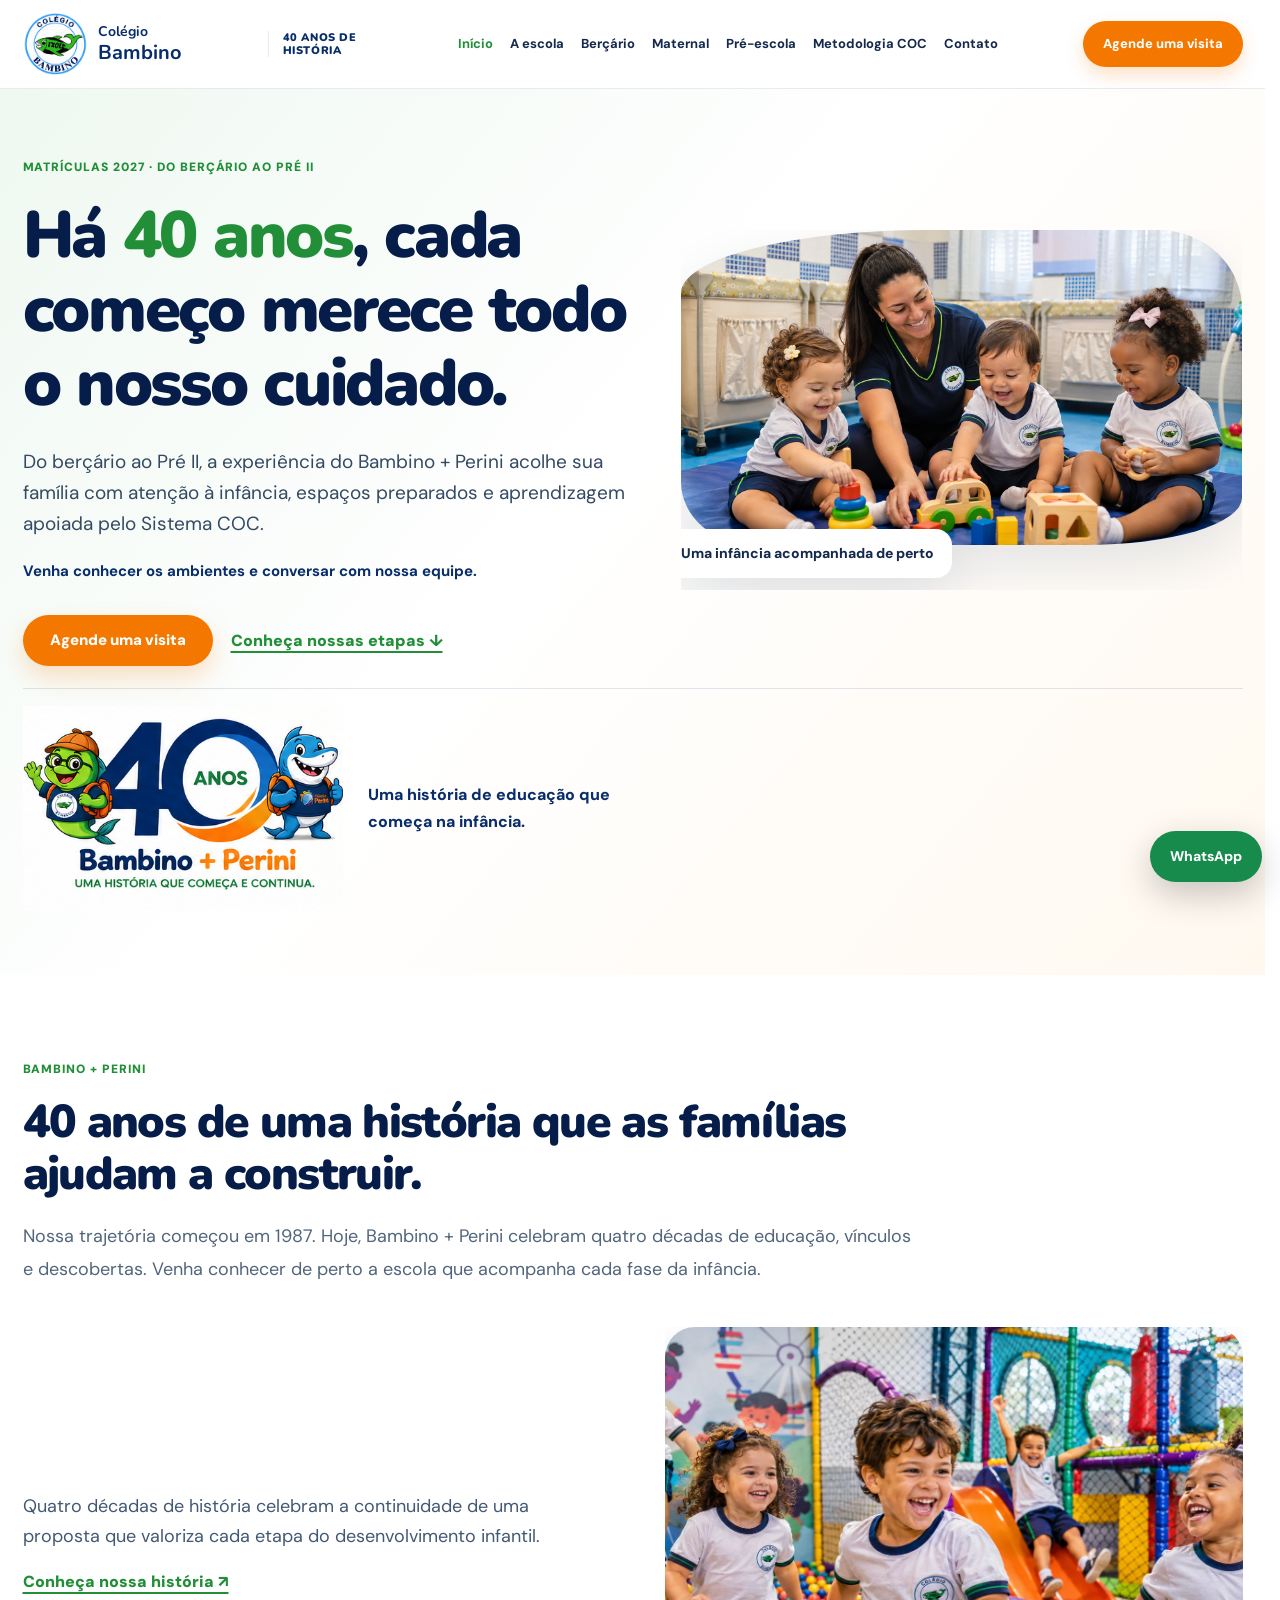
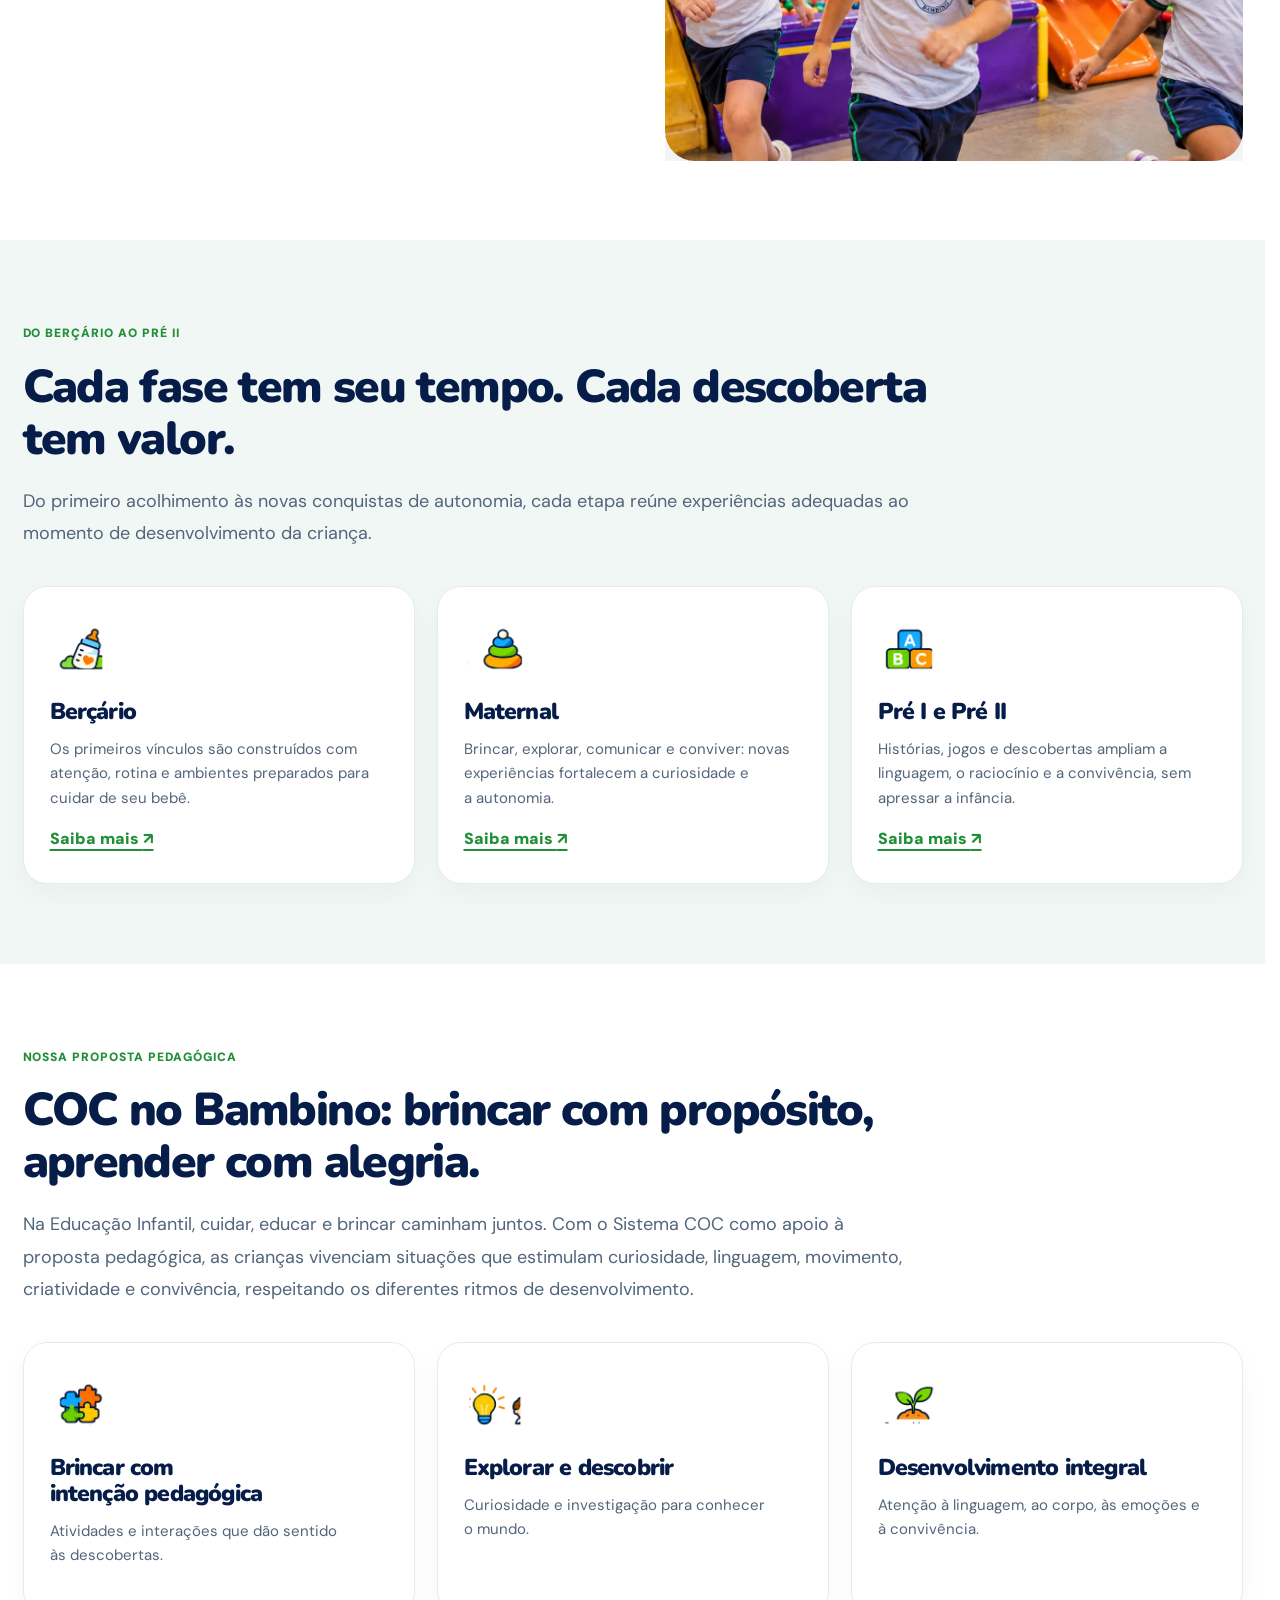
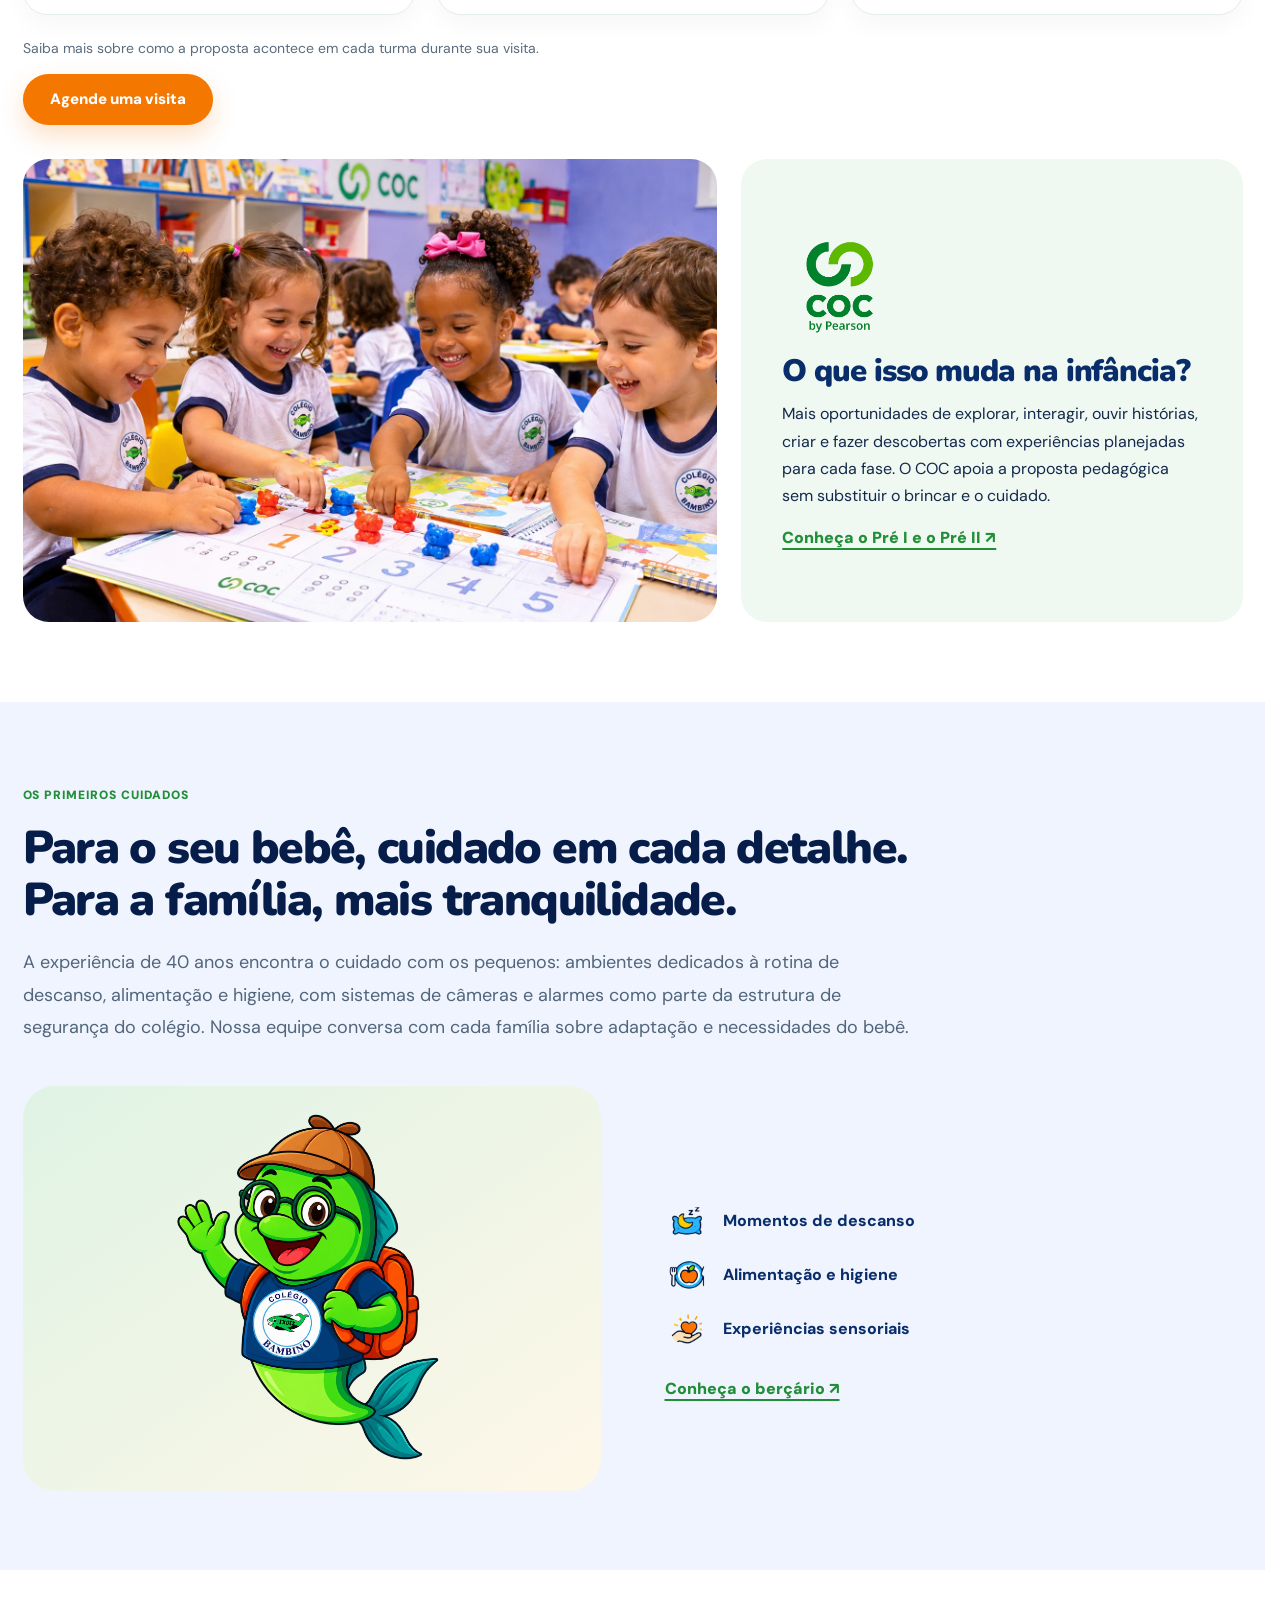
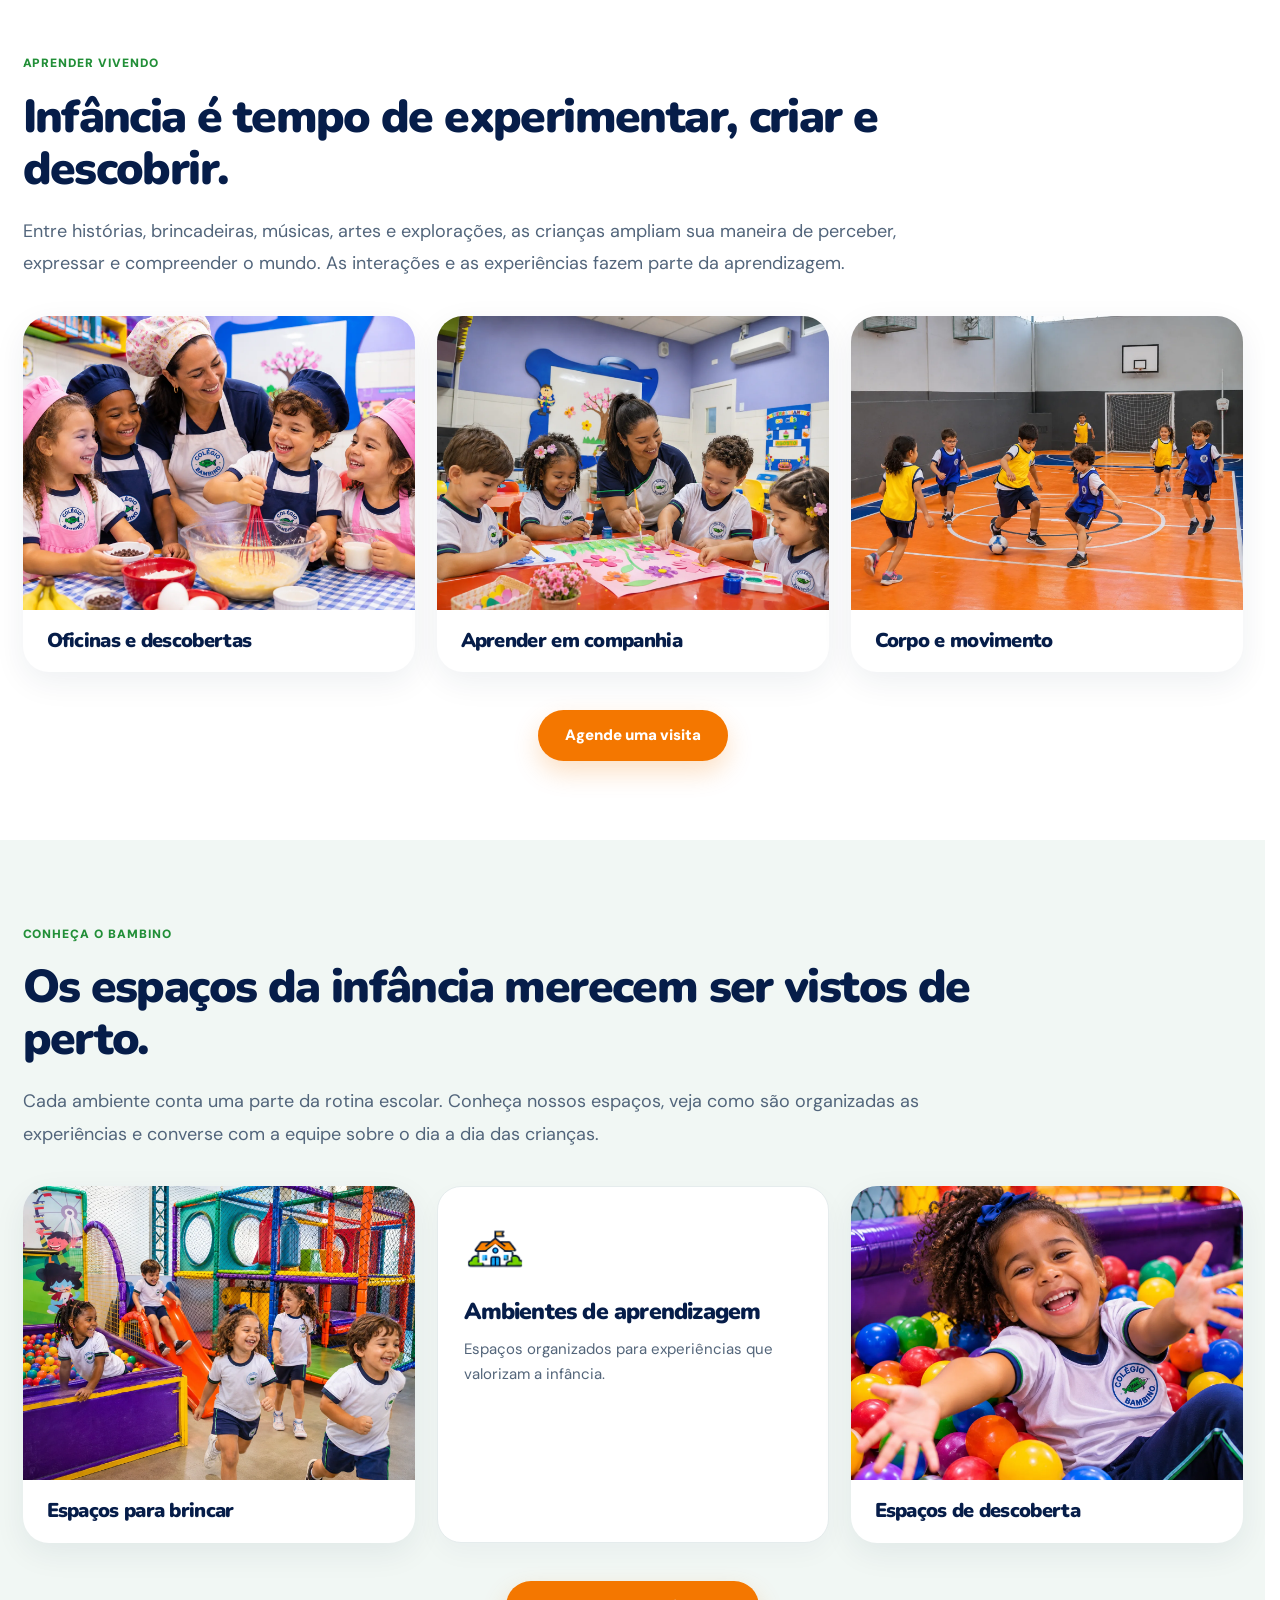
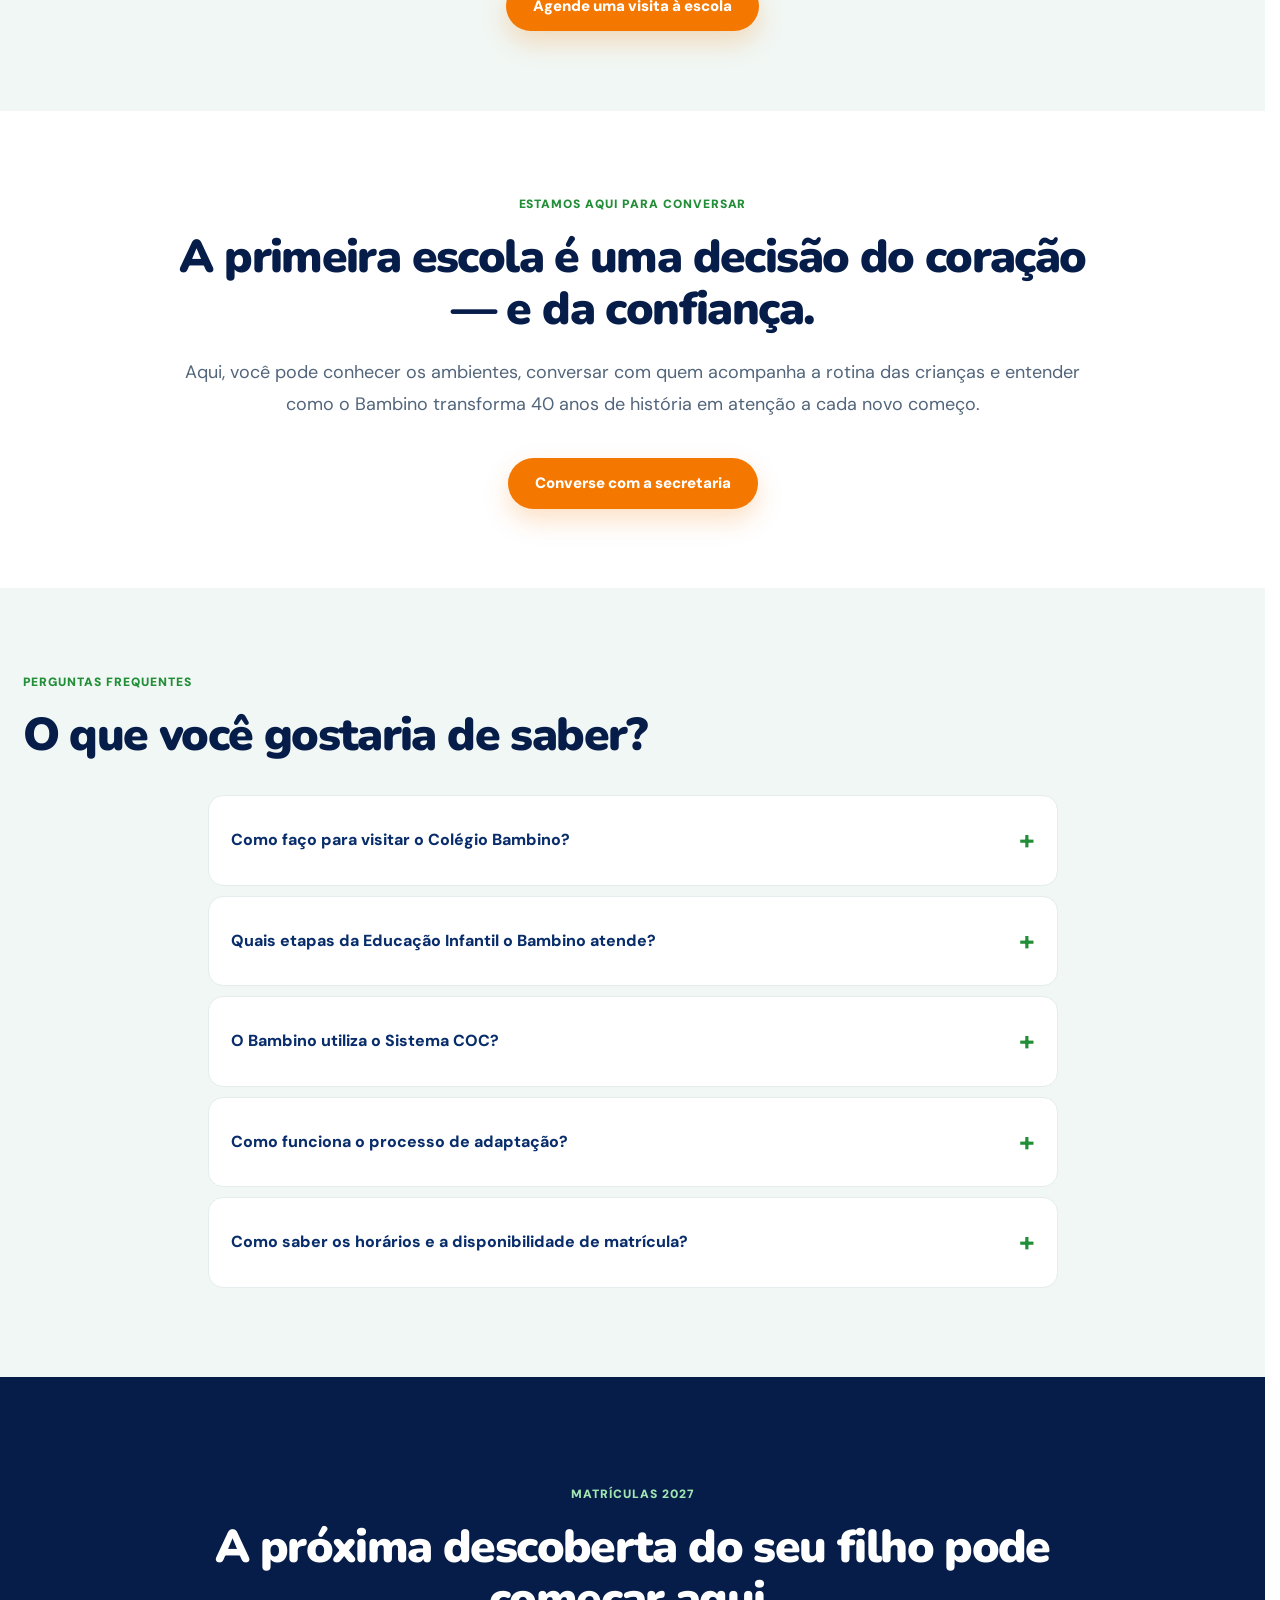
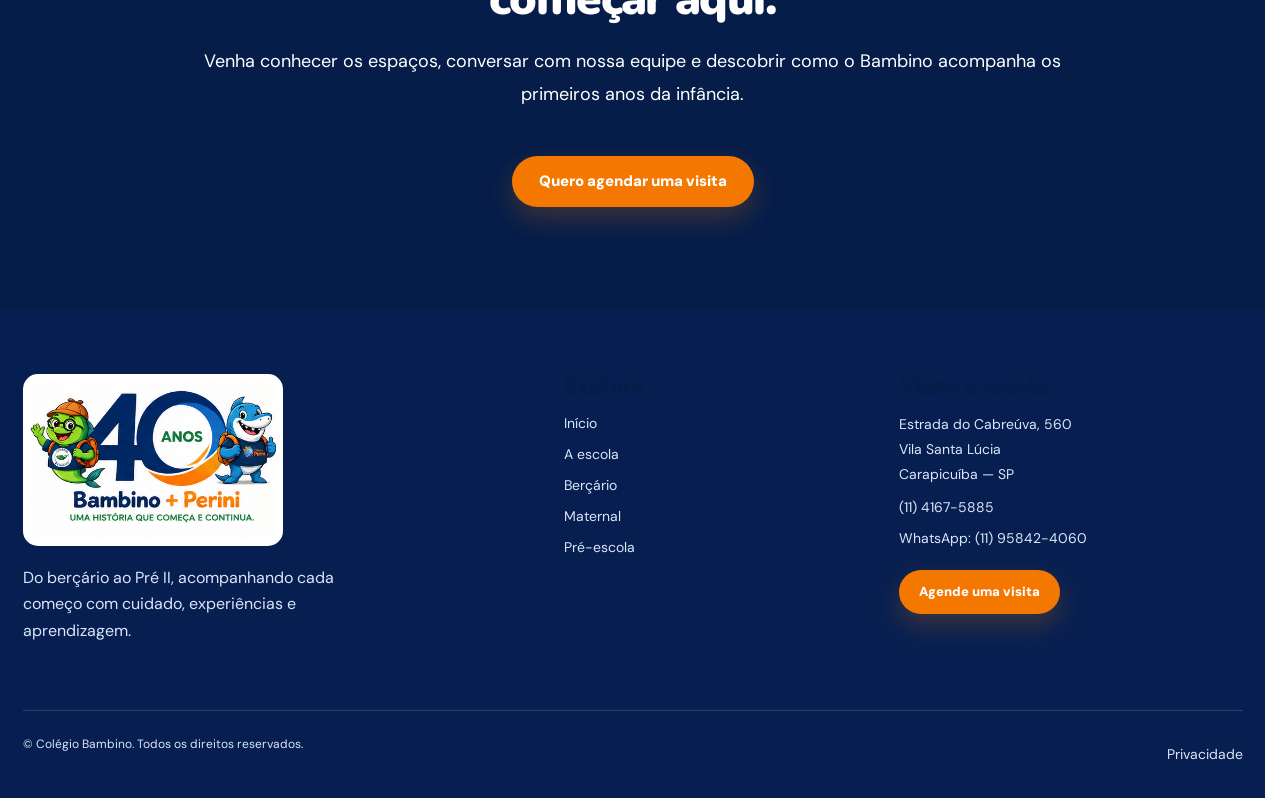
<file: index.html>
<!DOCTYPE html>

<html lang="pt-BR"><head><meta charset="utf-8"/><meta content="width=device-width,initial-scale=1" name="viewport"/><meta content="#072B67" name="theme-color"/><title>Colégio Bambino | Escola Particular em Carapicuíba — Educação Infantil</title><meta content="Colégio Bambino: escola particular em Carapicuíba, do berçário ao Pré II, com Sistema COC e 40 anos de história Bambino + Perini. Agende uma visita." name="description"/><link href="https://www.colegiobambino.com.br/" rel="canonical"/><meta content="website" property="og:type"/><meta content="Colégio Bambino | Escola Particular em Carapicuíba — Educação Infantil" property="og:title"/><meta content="Colégio Bambino: escola particular em Carapicuíba, do berçário ao Pré II, com Sistema COC e 40 anos de história Bambino + Perini. Agende uma visita." property="og:description"/><meta content="https://www.colegiobambino.com.br/" property="og:url"/><meta content="https://www.colegiobambino.com.br/assets/marcas/assinatura-40-anos.png" property="og:image"/><link href="assets/marcas/logo-bambino.png" rel="icon" type="image/png"/><link href="https://fonts.googleapis.com" rel="preconnect"/><link crossorigin="" href="https://fonts.gstatic.com" rel="preconnect"/><link href="https://fonts.googleapis.com/css2?family=DM+Sans:wght@400;500;600;700;800&amp;family=Nunito:wght@500;600;700;800;900&amp;display=swap" rel="stylesheet"/><link href="css/tokens.css" rel="stylesheet"/><link href="css/site.css" rel="stylesheet"/><link href="css/refinements.css" rel="stylesheet"/><script type="application/ld+json">{"@context": "https://schema.org", "@type": "School", "name": "Colégio Bambino", "url": "https://www.colegiobambino.com.br/", "telephone": "+55 11 95842-4060", "address": {"@type": "PostalAddress", "streetAddress": "Estrada do Cabreúva, 560", "addressLocality": "Carapicuíba", "addressRegion": "SP", "addressCountry": "BR"}, "description": "Educação Infantil particular do berçário ao Pré II, com Sistema COC, em Carapicuíba, São Paulo."}</script><script defer="" src="js/site.js"></script><meta content="pt_BR" property="og:locale"/><meta content="index,follow,max-image-preview:large" name="robots"/><meta content="Colégio Bambino" property="og:site_name"/><meta content="summary_large_image" name="twitter:card"/><link as="image" href="assets/fotos/acolhimento-bercario.webp" rel="preload"/></head><body><a class="skip" href="#principal">Pular para o conteúdo</a><header class="site-header"><div class="container header-wrap"><a aria-label="Colégio Bambino — início" class="brand" href="index.html"><img alt="Colégio Bambino" decoding="async" height="70" src="assets/marcas/logo-bambino.png" width="70"/><span>Colégio<br/><strong>Bambino</strong></span></a><span aria-label="40 anos de história Bambino e Perini" class="header-anniversary">40 ANOS DE HISTÓRIA</span><nav aria-label="Navegação principal" class="main-nav" id="menu-site"><a aria-current="page" href="index.html">Início</a><a href="a-escola/index.html">A escola</a><a href="bercario/index.html">Berçário</a><a href="maternal/index.html">Maternal</a><a href="pre-escola/index.html">Pré-escola</a><a href="index.html#metodologia-coc">Metodologia COC</a><a href="contato/index.html">Contato</a></nav><div class="header-actions"><a aria-label="Agende uma visita pelo WhatsApp" class="header-cta" data-conversion="whatsapp" href="https://wa.me/5511958424060?text=Ol%C3%A1%21%20Conheci%20o%20site%20do%20Col%C3%A9gio%20Bambino%20e%20gostaria%20de%20agendar%20uma%20visita%20para%20as%20matr%C3%ADculas%20de%202027." rel="noopener noreferrer" target="_blank">Agende uma visita</a><button aria-controls="menu-site" aria-expanded="false" aria-label="Abrir menu" class="menu-toggle" type="button"><span></span><span></span><span></span></button></div></div></header><main id="principal"><section class="hero home-hero"><div class="container hero-grid"><div class="hero-copy"><span class="eyebrow">MATRÍCULAS 2027 · DO BERÇÁRIO AO PRÉ II</span><h1>Há <em>40 anos</em>, cada começo merece todo o nosso cuidado.</h1><p>Do berçário ao Pré II, a experiência do Bambino + Perini acolhe sua família com atenção à infância, espaços preparados e aprendizagem apoiada pelo Sistema COC.</p><p class="hero-support">Venha conhecer os ambientes e conversar com nossa equipe.</p><div class="hero-actions"><a aria-label="Agende uma visita pelo WhatsApp" class="btn btn-primary" data-conversion="whatsapp" href="https://wa.me/5511958424060?text=Ol%C3%A1%21%20Conheci%20o%20site%20do%20Col%C3%A9gio%20Bambino%20e%20gostaria%20de%20agendar%20uma%20visita%20para%20as%20matr%C3%ADculas%20de%202027." rel="noopener noreferrer" target="_blank">Agende uma visita</a><a class="text-link" href="index.html#etapas">Conheça nossas etapas ↓</a></div></div><div class="hero-image"><img alt="Educadora do Bambino acompanha crianças pequenas em atividade com brinquedos" class="" decoding="async" fetchpriority="high" height="941" loading="eager" sizes="(max-width: 940px) 100vw, 52vw" src="assets/fotos/acolhimento-bercario.webp" width="1672"/><div class="photo-label">Uma infância acompanhada de perto</div></div></div><div class="container hero-anniversary"><img alt="40 anos Bambino + Perini — Uma história que começa e continua" class="brand-anniversary" decoding="async" height="295" src="assets/marcas/assinatura-40-anos.png" width="460"/><span>Uma história de educação que começa na infância.</span></div></section><section class="section section-white" id="quem-somos"><div class="container"><span class="eyebrow">BAMBINO + PERINI</span><h2>40 anos de uma história que as famílias ajudam a construir.</h2><p class="lead">Nossa trajetória começou em 1987. Hoje, Bambino + Perini celebram quatro décadas de educação, vínculos e descobertas. Venha conhecer de perto a escola que acompanha cada fase da infância.</p><div class="split"><div class="split-text"><p>Quatro décadas de história celebram a continuidade de uma proposta que valoriza cada etapa do desenvolvimento infantil.</p><a class="text-link" href="a-escola/index.html">Conheça nossa história ↗</a></div><div class="photo-frame"><img alt="Crianças se divertem em espaço de brincadeiras da escola" class="" decoding="async" height="941" loading="lazy" sizes="(max-width: 640px) 100vw, (max-width: 940px) 90vw, 50vw" src="assets/fotos/criancas-brincando.webp" width="1672"/></div></div></div></section><section class="section section-mist" id="etapas"><div class="container"><span class="eyebrow">DO BERÇÁRIO AO PRÉ II</span><h2>Cada fase tem seu tempo. Cada descoberta tem valor.</h2><p class="lead">Do primeiro acolhimento às novas conquistas de autonomia, cada etapa reúne experiências adequadas ao momento de desenvolvimento da criança.</p><div class="feature-grid three"><article class="feature-card"><img alt="" class="ui-icon" decoding="async" height="256" loading="lazy" src="assets/icones/01_bercario.png" width="256"/><h3>Berçário</h3><p>Os primeiros vínculos são construídos com atenção, rotina e ambientes preparados para cuidar de seu bebê.</p><a class="card-link" href="bercario/index.html">Saiba mais <span aria-hidden="true">↗</span></a></article><article class="feature-card"><img alt="" class="ui-icon" decoding="async" height="256" loading="lazy" src="assets/icones/02_maternal.png" width="256"/><h3>Maternal</h3><p>Brincar, explorar, comunicar e conviver: novas experiências fortalecem a curiosidade e a autonomia.</p><a class="card-link" href="maternal/index.html">Saiba mais <span aria-hidden="true">↗</span></a></article><article class="feature-card"><img alt="" class="ui-icon" decoding="async" height="256" loading="lazy" src="assets/icones/03_pre_i.png" width="256"/><h3>Pré I e Pré II</h3><p>Histórias, jogos e descobertas ampliam a linguagem, o raciocínio e a convivência, sem apressar a infância.</p><a class="card-link" href="pre-escola/index.html">Saiba mais <span aria-hidden="true">↗</span></a></article></div></div></section><section class="section section-white" id="metodologia-coc"><div class="container"><span class="eyebrow">NOSSA PROPOSTA PEDAGÓGICA</span><h2>COC no Bambino: brincar com propósito, aprender com alegria.</h2><p class="lead">Na Educação Infantil, cuidar, educar e brincar caminham juntos. Com o Sistema COC como apoio à proposta pedagógica, as crianças vivenciam situações que estimulam curiosidade, linguagem, movimento, criatividade e convivência, respeitando os diferentes ritmos de desenvolvimento.</p><div class="feature-grid three"><article class="feature-card"><img alt="" class="ui-icon" decoding="async" height="256" loading="lazy" src="assets/icones/12_aprender_brincando.png" width="256"/><h3>Brincar com intenção pedagógica</h3><p>Atividades e interações que dão sentido às descobertas.</p></article><article class="feature-card"><img alt="" class="ui-icon" decoding="async" height="256" loading="lazy" src="assets/icones/17_curiosidade_e_descoberta.png" width="256"/><h3>Explorar e descobrir</h3><p>Curiosidade e investigação para conhecer o mundo.</p></article><article class="feature-card"><img alt="" class="ui-icon" decoding="async" height="256" loading="lazy" src="assets/icones/08_desenvolvimento_integral.png" width="256"/><h3>Desenvolvimento integral</h3><p>Atenção à linguagem, ao corpo, às emoções e à convivência.</p></article></div><p class="section-footnote">Saiba mais sobre como a proposta acontece em cada turma durante sua visita.</p><a aria-label="Agende uma visita pelo WhatsApp" class="btn btn-primary" data-conversion="whatsapp" href="https://wa.me/5511958424060?text=Ol%C3%A1%21%20Conheci%20o%20site%20do%20Col%C3%A9gio%20Bambino%20e%20gostaria%20de%20agendar%20uma%20visita%20para%20as%20matr%C3%ADculas%20de%202027." rel="noopener noreferrer" target="_blank">Agende uma visita</a><div class="coc-showcase"><div class="coc-photo"> <img alt="Crianças exploram números e materiais didáticos COC em atividade de aprendizagem" height="1024" loading="lazy" sizes="(max-width: 760px) 100vw, 50vw" src="assets/fotos/atividade-coc-bambino.webp" width="1536"/> </div><div class="coc-story"><img alt="Identidade oficial do Sistema COC" class="coc-signature" height="447" loading="lazy" src="assets/marcas/coc-claro.png" width="447"/><h3>O que isso muda na infância?</h3><p>Mais oportunidades de explorar, interagir, ouvir histórias, criar e fazer descobertas com experiências planejadas para cada fase. O COC apoia a proposta pedagógica sem substituir o brincar e o cuidado.</p><a class="text-link" href="pre-escola/index.html">Conheça o Pré I e o Pré II ↗</a></div></div></div></section><section class="section section-blue" id="destaque-bercario"><div class="container"><span class="eyebrow">OS PRIMEIROS CUIDADOS</span><h2>Para o seu bebê, cuidado em cada detalhe. Para a família, mais tranquilidade.</h2><p class="lead">A experiência de 40 anos encontra o cuidado com os pequenos: ambientes dedicados à rotina de descanso, alimentação e higiene, com sistemas de câmeras e alarmes como parte da estrutura de segurança do colégio. Nossa equipe conversa com cada família sobre adaptação e necessidades do bebê.</p><div class="split flip"><div class="split-text"><div class="mini-benefits"><img alt="" class="ui-icon" decoding="async" height="256" loading="lazy" src="assets/icones/14_descanso_e_bem_estar.png" width="256"/><span>Momentos de descanso</span><img alt="" class="ui-icon" decoding="async" height="256" loading="lazy" src="assets/icones/13_alimentacao.png" width="256"/><span>Alimentação e higiene</span><img alt="" class="ui-icon" decoding="async" height="256" loading="lazy" src="assets/icones/07_acolhimento.png" width="256"/><span>Experiências sensoriais</span></div><a class="text-link" href="bercario/index.html">Conheça o berçário ↗</a></div><div class="mascot-panel"><img alt="Mascote oficial do Bambino" decoding="async" height="1402" src="assets/marcas/mascote-bambino.png" width="1122"/></div></div></div></section><section class="section section-white" id="experiencias"><div class="container"><span class="eyebrow">APRENDER VIVENDO</span><h2>Infância é tempo de experimentar, criar e descobrir.</h2><p class="lead">Entre histórias, brincadeiras, músicas, artes e explorações, as crianças ampliam sua maneira de perceber, expressar e compreender o mundo. As interações e as experiências fazem parte da aprendizagem.</p><div class="photo-grid"><article class="photo-card"><div class="photo-card-media"><img alt="Crianças com educadora participam de atividade culinária" class="" decoding="async" height="1086" loading="lazy" sizes="(max-width: 640px) 100vw, (max-width: 940px) 90vw, 50vw" src="assets/fotos/oficina-culinaria.webp" width="1448"/></div><div class="photo-card-foot"><h3>Oficinas e descobertas</h3></div></article><article class="photo-card"><div class="photo-card-media"><img alt="Educadora acompanha crianças em atividade coletiva" class="" decoding="async" height="1086" loading="lazy" sizes="(max-width: 640px) 100vw, (max-width: 940px) 90vw, 50vw" src="assets/fotos/aprendizagem-acompanhada.webp" width="1448"/></div><div class="photo-card-foot"><h3>Aprender em companhia</h3></div></article><article class="photo-card"><div class="photo-card-media"><img alt="Crianças participam de jogo de bola na quadra" class="" decoding="async" height="1086" loading="lazy" sizes="(max-width: 640px) 100vw, (max-width: 940px) 90vw, 50vw" src="assets/fotos/esporte-quadra.webp" width="1448"/></div><div class="photo-card-foot"><h3>Corpo e movimento</h3></div></article></div><div class="center-cta"><a aria-label="Agende uma visita pelo WhatsApp" class="btn btn-primary" data-conversion="whatsapp" href="https://wa.me/5511958424060?text=Ol%C3%A1%21%20Conheci%20o%20site%20do%20Col%C3%A9gio%20Bambino%20e%20gostaria%20de%20agendar%20uma%20visita%20para%20as%20matr%C3%ADculas%20de%202027." rel="noopener noreferrer" target="_blank">Agende uma visita</a></div></div></section><section class="section section-mist" id="estrutura"><div class="container"><span class="eyebrow">CONHEÇA O BAMBINO</span><h2>Os espaços da infância merecem ser vistos de perto.</h2><p class="lead">Cada ambiente conta uma parte da rotina escolar. Conheça nossos espaços, veja como são organizadas as experiências e converse com a equipe sobre o dia a dia das crianças.</p><div class="photo-grid"><article class="photo-card"><div class="photo-card-media"><img alt="Crianças brincam em espaço colorido de recreação" class="" decoding="async" height="1086" loading="lazy" sizes="(max-width: 640px) 100vw, (max-width: 940px) 90vw, 50vw" src="assets/fotos/brincadeiras-parque.webp" width="1448"/></div><div class="photo-card-foot"><h3>Espaços para brincar</h3></div></article><article class="feature-card"><img alt="" class="ui-icon" decoding="async" height="256" loading="lazy" src="assets/icones/22_nossa_estrutura.png" width="256"/><h3>Ambientes de aprendizagem</h3><p>Espaços organizados para experiências que valorizam a infância.</p></article><article class="photo-card"><div class="photo-card-media"><img alt="Criança se diverte em piscina de bolinhas" class="" decoding="async" height="1086" loading="lazy" sizes="(max-width: 640px) 100vw, (max-width: 940px) 90vw, 50vw" src="assets/fotos/piscina-de-bolinhas.webp" width="1448"/></div><div class="photo-card-foot"><h3>Espaços de descoberta</h3></div></article></div><div class="center-cta"><a aria-label="Agende uma visita à escola pelo WhatsApp" class="btn btn-primary" data-conversion="whatsapp" href="https://wa.me/5511958424060?text=Ol%C3%A1%21%20Conheci%20o%20site%20do%20Col%C3%A9gio%20Bambino%20e%20gostaria%20de%20agendar%20uma%20visita%20para%20as%20matr%C3%ADculas%20de%202027." rel="noopener noreferrer" target="_blank">Agende uma visita à escola</a></div></div></section><section class="section section-white compact" id="familias"><div class="container"><span class="eyebrow">ESTAMOS AQUI PARA CONVERSAR</span><h2>A primeira escola é uma decisão do coração — e da confiança.</h2><p class="lead">Aqui, você pode conhecer os ambientes, conversar com quem acompanha a rotina das crianças e entender como o Bambino transforma 40 anos de história em atenção a cada novo começo.</p><div class="center-cta"><a aria-label="Converse com a secretaria pelo WhatsApp" class="btn btn-primary" data-conversion="whatsapp" href="https://wa.me/5511958424060?text=Ol%C3%A1%21%20Conheci%20o%20site%20do%20Col%C3%A9gio%20Bambino%20e%20gostaria%20de%20agendar%20uma%20visita%20para%20as%20matr%C3%ADculas%20de%202027." rel="noopener noreferrer" target="_blank">Converse com a secretaria</a></div></div></section><section class="section section-mist" id="perguntas"><div class="container"><span class="eyebrow">PERGUNTAS FREQUENTES</span><h2>O que você gostaria de saber?</h2><div class="faq-list"><details class="faq-item"><summary>Como faço para visitar o Colégio Bambino?<span aria-hidden="true">+</span></summary><p>Clique em “Agende uma visita” para falar com nossa secretaria pelo WhatsApp. Nossa equipe orientará sobre o agendamento.</p></details><details class="faq-item"><summary>Quais etapas da Educação Infantil o Bambino atende?<span aria-hidden="true">+</span></summary><p>O Bambino atende do berçário ao Pré II. Nossa equipe orienta sobre a turma correspondente à idade da criança.</p></details><details class="faq-item"><summary>O Bambino utiliza o Sistema COC?<span aria-hidden="true">+</span></summary><p>A proposta pedagógica do Bambino é apoiada pelo Sistema COC. Durante a visita, explicamos como o trabalho acontece em cada etapa.</p></details><details class="faq-item"><summary>Como funciona o processo de adaptação?<span aria-hidden="true">+</span></summary><p>Nossa equipe apresenta como esse processo é organizado e conversa com a família sobre as particularidades da criança.</p></details><details class="faq-item"><summary>Como saber os horários e a disponibilidade de matrícula?<span aria-hidden="true">+</span></summary><p>A secretaria orienta sobre horários, períodos e condições de matrícula conforme a etapa de interesse.</p></details></div></div></section><section class="section section-cta" id="agende-visita"><div class="container"><span class="eyebrow">MATRÍCULAS 2027</span><h2>A próxima descoberta do seu filho pode começar aqui.</h2><p class="lead">Venha conhecer os espaços, conversar com nossa equipe e descobrir como o Bambino acompanha os primeiros anos da infância.</p><div class="cta-bottom"><a aria-label="Quero agendar uma visita pelo WhatsApp" class="btn btn-primary" data-conversion="whatsapp" href="https://wa.me/5511958424060?text=Ol%C3%A1%21%20Conheci%20o%20site%20do%20Col%C3%A9gio%20Bambino%20e%20gostaria%20de%20agendar%20uma%20visita%20para%20as%20matr%C3%ADculas%20de%202027." rel="noopener noreferrer" target="_blank">Quero agendar uma visita</a></div></div></section></main><footer class="site-footer"><div class="container footer-grid"><div class="footer-intro"><img alt="40 anos Bambino + Perini — Uma história que começa e continua" class="brand-anniversary" decoding="async" height="295" src="assets/marcas/assinatura-40-anos.png" width="460"/><p>Do berçário ao Pré II, acompanhando cada começo com cuidado, experiências e aprendizagem.</p></div><div><h3>Explore</h3><a href="index.html">Início</a><a href="a-escola/index.html">A escola</a><a href="bercario/index.html">Berçário</a><a href="maternal/index.html">Maternal</a><a href="pre-escola/index.html">Pré-escola</a></div><div><h3>Visite a escola</h3><address>Estrada do Cabreúva, 560<br/>Vila Santa Lúcia<br/>Carapicuíba — SP</address><a href="tel:+551141675885">(11) 4167-5885</a><a href="https://wa.me/5511958424060?text=Ol%C3%A1%21%20Conheci%20o%20site%20do%20Col%C3%A9gio%20Bambino%20e%20gostaria%20de%20agendar%20uma%20visita%20para%20as%20matr%C3%ADculas%20de%202027." rel="noopener noreferrer" target="_blank">WhatsApp: (11) 95842-4060</a><a aria-label="Agende uma visita pelo WhatsApp" class="btn btn-primary" data-conversion="whatsapp" href="https://wa.me/5511958424060?text=Ol%C3%A1%21%20Conheci%20o%20site%20do%20Col%C3%A9gio%20Bambino%20e%20gostaria%20de%20agendar%20uma%20visita%20para%20as%20matr%C3%ADculas%20de%202027." rel="noopener noreferrer" target="_blank">Agende uma visita</a></div></div><div class="container footer-base"><span>© Colégio Bambino. Todos os direitos reservados.</span><a href="privacidade/index.html">Privacidade</a></div></footer><a aria-label="Conversar com a secretaria pelo WhatsApp" class="floating-whatsapp" data-conversion="whatsapp" href="https://wa.me/5511958424060?text=Ol%C3%A1%21%20Conheci%20o%20site%20do%20Col%C3%A9gio%20Bambino%20e%20gostaria%20de%20agendar%20uma%20visita%20para%20as%20matr%C3%ADculas%20de%202027." rel="noopener noreferrer" target="_blank">WhatsApp</a></body></html>
</file>
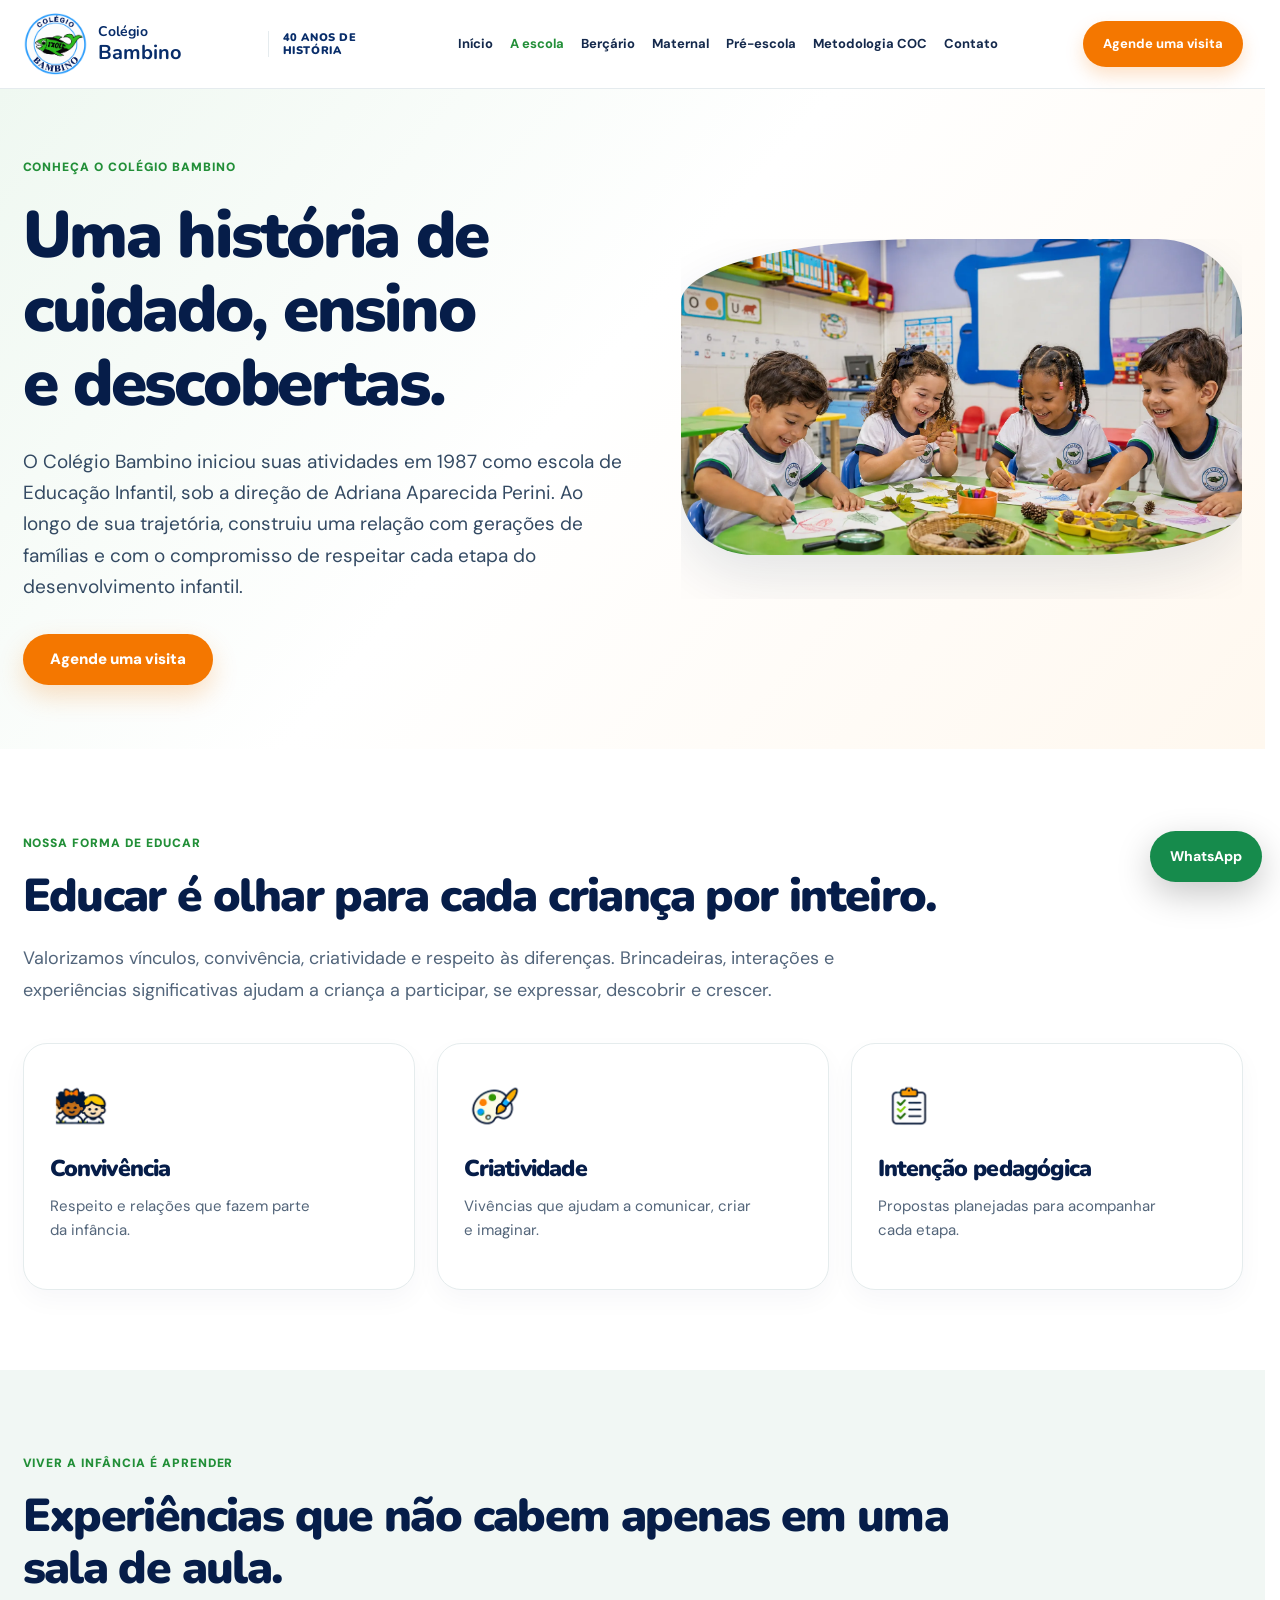
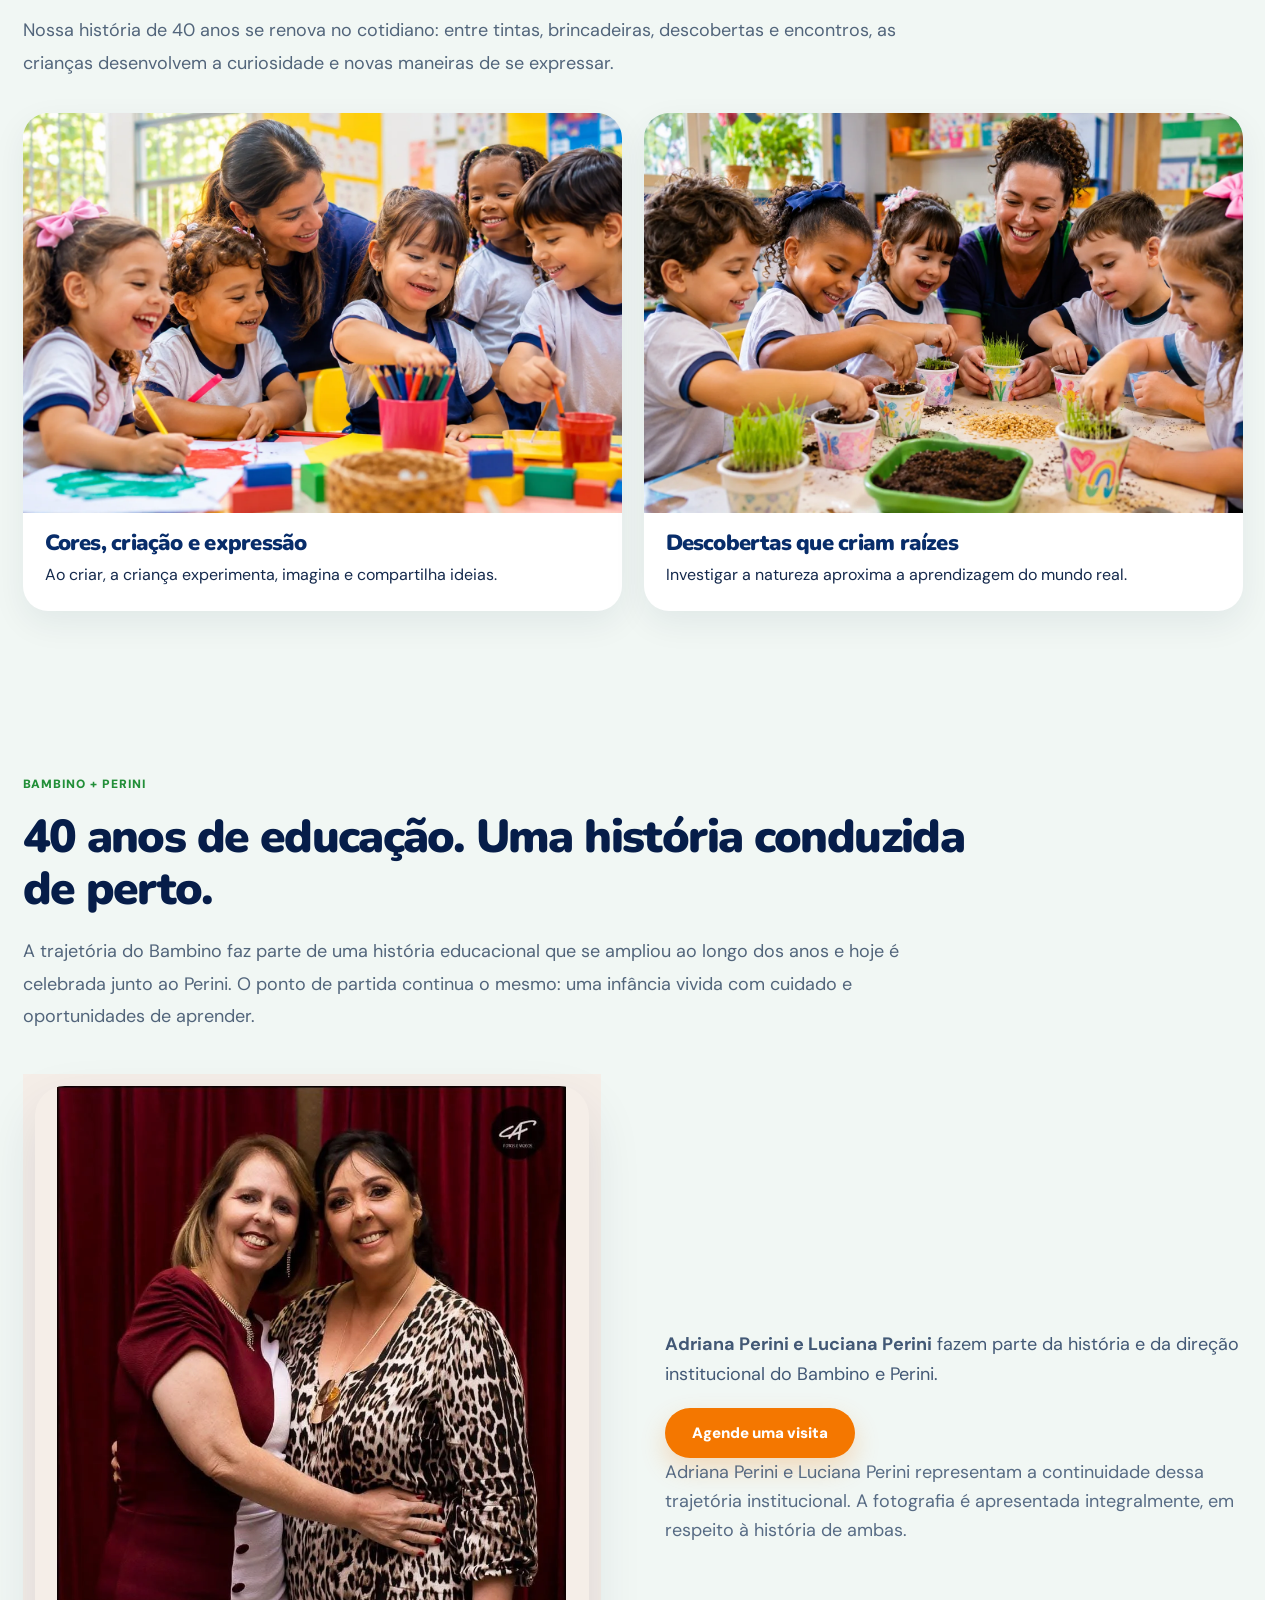
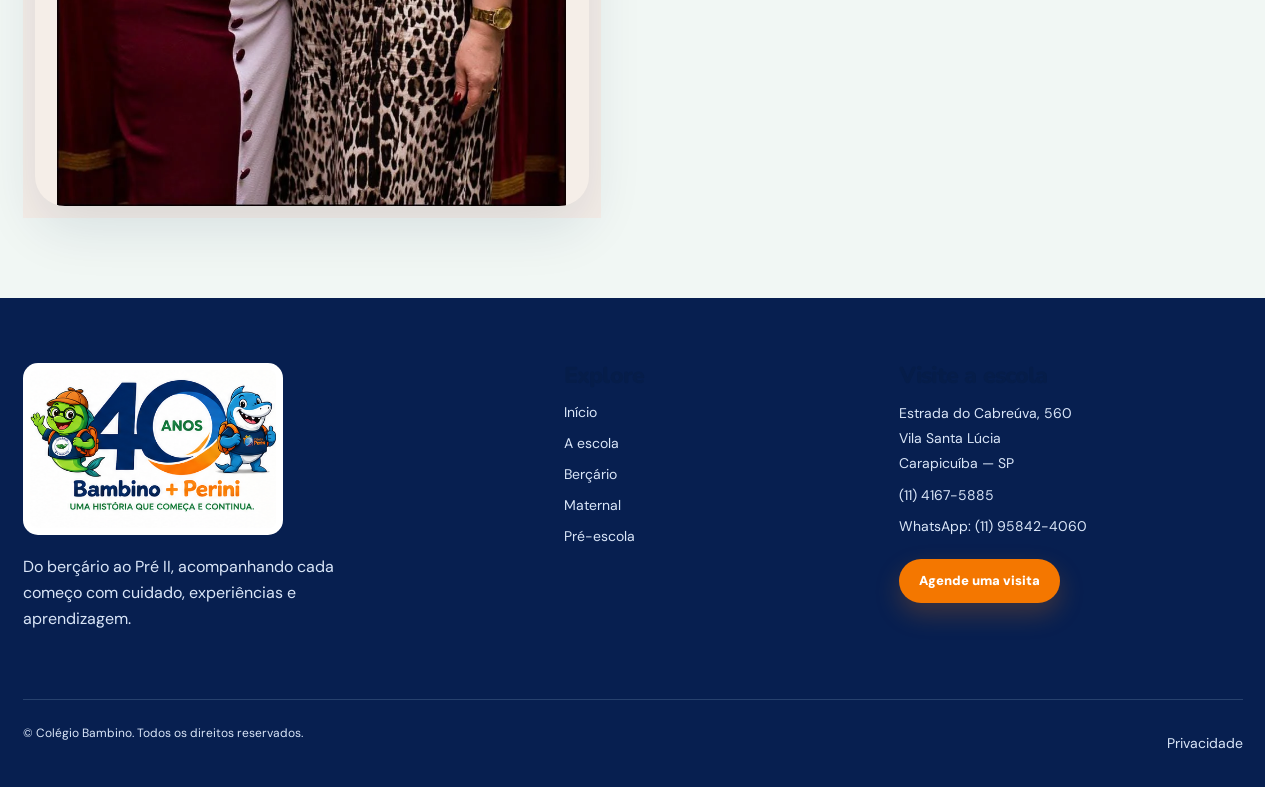
<file: a-escola/index.html>
<!DOCTYPE html>

<html lang="pt-BR"><head><meta charset="utf-8"/><meta content="width=device-width,initial-scale=1" name="viewport"/><meta content="#072B67" name="theme-color"/><title>A Escola e Nossa História | Colégio Bambino Carapicuíba</title><meta content="Conheça a história do Colégio Bambino, sua proposta pedagógica e os 40 anos Bambino + Perini em Carapicuíba." name="description"/><link href="https://www.colegiobambino.com.br/a-escola/" rel="canonical"/><meta content="website" property="og:type"/><meta content="A Escola e Nossa História | Colégio Bambino Carapicuíba" property="og:title"/><meta content="Conheça a história do Colégio Bambino, sua proposta pedagógica e os 40 anos Bambino + Perini em Carapicuíba." property="og:description"/><meta content="https://www.colegiobambino.com.br/a-escola/" property="og:url"/><meta content="https://www.colegiobambino.com.br/assets/marcas/assinatura-40-anos.png" property="og:image"/><link href="../assets/marcas/logo-bambino.png" rel="icon" type="image/png"/><link href="https://fonts.googleapis.com" rel="preconnect"/><link crossorigin="" href="https://fonts.gstatic.com" rel="preconnect"/><link href="https://fonts.googleapis.com/css2?family=DM+Sans:wght@400;500;600;700;800&amp;family=Nunito:wght@500;600;700;800;900&amp;display=swap" rel="stylesheet"/><link href="../css/tokens.css" rel="stylesheet"/><link href="../css/site.css" rel="stylesheet"/><link href="../css/refinements.css" rel="stylesheet"/><script type="application/ld+json">{"@context": "https://schema.org", "@type": "School", "name": "Colégio Bambino", "url": "https://www.colegiobambino.com.br/", "telephone": "+55 11 95842-4060", "address": {"@type": "PostalAddress", "streetAddress": "Estrada do Cabreúva, 560", "addressLocality": "Carapicuíba", "addressRegion": "SP", "addressCountry": "BR"}, "description": "Educação Infantil particular do berçário ao Pré II, com Sistema COC, em Carapicuíba, São Paulo."}</script><script defer="" src="../js/site.js"></script><meta content="pt_BR" property="og:locale"/><meta content="index,follow,max-image-preview:large" name="robots"/><meta content="Colégio Bambino" property="og:site_name"/><meta content="summary_large_image" name="twitter:card"/></head><body><a class="skip" href="#principal">Pular para o conteúdo</a><header class="site-header"><div class="container header-wrap"><a aria-label="Colégio Bambino — início" class="brand" href="../index.html"><img alt="Colégio Bambino" decoding="async" height="70" src="../assets/marcas/logo-bambino.png" width="70"/><span>Colégio<br/><strong>Bambino</strong></span></a><span aria-label="40 anos de história Bambino e Perini" class="header-anniversary">40 ANOS DE HISTÓRIA</span><nav aria-label="Navegação principal" class="main-nav" id="menu-site"><a href="../index.html">Início</a><a aria-current="page" href="../a-escola/index.html">A escola</a><a href="../bercario/index.html">Berçário</a><a href="../maternal/index.html">Maternal</a><a href="../pre-escola/index.html">Pré-escola</a><a href="../index.html#metodologia-coc">Metodologia COC</a><a href="../contato/index.html">Contato</a></nav><div class="header-actions"><a aria-label="Agende uma visita pelo WhatsApp" class="header-cta" data-conversion="whatsapp" href="https://wa.me/5511958424060?text=Ol%C3%A1%21%20Conheci%20o%20site%20do%20Col%C3%A9gio%20Bambino%20e%20gostaria%20de%20agendar%20uma%20visita%20para%20as%20matr%C3%ADculas%20de%202027." rel="noopener noreferrer" target="_blank">Agende uma visita</a><button aria-controls="menu-site" aria-expanded="false" aria-label="Abrir menu" class="menu-toggle" type="button"><span></span><span></span><span></span></button></div></div></header><main id="principal"><section class="hero inner-hero"><div class="container hero-grid"><div class="hero-copy"><span class="eyebrow">CONHEÇA O COLÉGIO BAMBINO</span><h1>Uma história de cuidado, ensino e descobertas.</h1><p>O Colégio Bambino iniciou suas atividades em 1987 como escola de Educação Infantil, sob a direção de Adriana Aparecida Perini. Ao longo de sua trajetória, construiu uma relação com gerações de famílias e com o compromisso de respeitar cada etapa do desenvolvimento infantil.</p><div class="hero-actions"><a aria-label="Agende uma visita pelo WhatsApp" class="btn btn-primary" data-conversion="whatsapp" href="https://wa.me/5511958424060?text=Ol%C3%A1%21%20Conheci%20o%20site%20do%20Col%C3%A9gio%20Bambino%20e%20gostaria%20de%20agendar%20uma%20visita%20para%20as%20matr%C3%ADculas%20de%202027." rel="noopener noreferrer" target="_blank">Agende uma visita</a></div></div><div class="hero-image"><img alt="Crianças descobrem elementos da natureza em atividade coletiva" class="" decoding="async" fetchpriority="high" height="941" loading="eager" sizes="(max-width: 940px) 100vw, 52vw" src="../assets/fotos/exploracao-natureza.webp" width="1672"/></div></div></section><section class="section section-white" id="filosofia"><div class="container"><span class="eyebrow">NOSSA FORMA DE EDUCAR</span><h2>Educar é olhar para cada criança por inteiro.</h2><p class="lead">Valorizamos vínculos, convivência, criatividade e respeito às diferenças. Brincadeiras, interações e experiências significativas ajudam a criança a participar, se expressar, descobrir e crescer.</p><div class="feature-grid three"><article class="feature-card"><img alt="" class="ui-icon" decoding="async" height="256" loading="lazy" src="../assets/icones/18_convivencia_e_respeito.png" width="256"/><h3>Convivência</h3><p>Respeito e relações que fazem parte da infância.</p></article><article class="feature-card"><img alt="" class="ui-icon" decoding="async" height="256" loading="lazy" src="../assets/icones/09_arte_e_cultura.png" width="256"/><h3>Criatividade</h3><p>Vivências que ajudam a comunicar, criar e imaginar.</p></article><article class="feature-card"><img alt="" class="ui-icon" decoding="async" height="256" loading="lazy" src="../assets/icones/23_proposta_pedagogica.png" width="256"/><h3>Intenção pedagógica</h3><p>Propostas planejadas para acompanhar cada etapa.</p></article></div></div></section><section class="section section-mist" id="experiencias-bambino"><div class="container"><span class="eyebrow">VIVER A INFÂNCIA É APRENDER</span><h2>Experiências que não cabem apenas em uma sala de aula.</h2><p class="lead">Nossa história de 40 anos se renova no cotidiano: entre tintas, brincadeiras, descobertas e encontros, as crianças desenvolvem a curiosidade e novas maneiras de se expressar.</p><div class="editorial-photo-grid"><article class="editorial-photo-card"><div class="editorial-photo-frame"><img alt="Educadora acompanha crianças em atividade de pintura e expressão artística" class="new-editorial-photo" decoding="async" height="1024" loading="lazy" sizes="(max-width: 760px) 100vw, 48vw" src="../assets/fotos/oficina-arte-bambino.webp" width="1536"/></div><h3>Cores, criação e expressão</h3><p>Ao criar, a criança experimenta, imagina e compartilha ideias.</p></article><article class="editorial-photo-card"><div class="editorial-photo-frame"><img alt="Professora acompanha crianças plantando sementes e explorando a natureza" class="new-editorial-photo" decoding="async" height="1024" loading="lazy" sizes="(max-width: 760px) 100vw, 48vw" src="../assets/fotos/exploracao-plantio-bambino.webp" width="1536"/></div><h3>Descobertas que criam raízes</h3><p>Investigar a natureza aproxima a aprendizagem do mundo real.</p></article></div></div></section><section class="section section-mist" id="nossa-historia"><div class="container"><span class="eyebrow">BAMBINO + PERINI</span><h2>40 anos de educação. Uma história conduzida de perto.</h2><p class="lead">A trajetória do Bambino faz parte de uma história educacional que se ampliou ao longo dos anos e hoje é celebrada junto ao Perini. O ponto de partida continua o mesmo: uma infância vivida com cuidado e oportunidades de aprender.</p><div class="split flip"><div class="split-text"><p><strong>Adriana Perini e Luciana Perini</strong> fazem parte da história e da direção institucional do Bambino e Perini.</p><a aria-label="Agende uma visita pelo WhatsApp" class="btn btn-primary" data-conversion="whatsapp" href="https://wa.me/5511958424060?text=Ol%C3%A1%21%20Conheci%20o%20site%20do%20Col%C3%A9gio%20Bambino%20e%20gostaria%20de%20agendar%20uma%20visita%20para%20as%20matr%C3%ADculas%20de%202027." rel="noopener noreferrer" target="_blank">Agende uma visita</a><p class="director-note">Adriana Perini e Luciana Perini representam a continuidade dessa trajetória institucional. A fotografia é apresentada integralmente, em respeito à história de ambas.</p></div><div class="photo-frame director-photo-frame"><img alt="Adriana Perini, à esquerda, e Luciana Perini, à direita" class="director-photo" decoding="async" height="1280" loading="lazy" sizes="(max-width: 640px) 100vw, (max-width: 940px) 90vw, 50vw" src="../assets/fotos/diretoras-adriana-luciana.webp" width="904"/></div></div></div></section></main><footer class="site-footer"><div class="container footer-grid"><div class="footer-intro"><img alt="40 anos Bambino + Perini — Uma história que começa e continua" class="brand-anniversary" decoding="async" height="295" src="../assets/marcas/assinatura-40-anos.png" width="460"/><p>Do berçário ao Pré II, acompanhando cada começo com cuidado, experiências e aprendizagem.</p></div><div><h3>Explore</h3><a href="../index.html">Início</a><a href="../a-escola/index.html">A escola</a><a href="../bercario/index.html">Berçário</a><a href="../maternal/index.html">Maternal</a><a href="../pre-escola/index.html">Pré-escola</a></div><div><h3>Visite a escola</h3><address>Estrada do Cabreúva, 560<br/>Vila Santa Lúcia<br/>Carapicuíba — SP</address><a href="tel:+551141675885">(11) 4167-5885</a><a href="https://wa.me/5511958424060?text=Ol%C3%A1%21%20Conheci%20o%20site%20do%20Col%C3%A9gio%20Bambino%20e%20gostaria%20de%20agendar%20uma%20visita%20para%20as%20matr%C3%ADculas%20de%202027." rel="noopener noreferrer" target="_blank">WhatsApp: (11) 95842-4060</a><a aria-label="Agende uma visita pelo WhatsApp" class="btn btn-primary" data-conversion="whatsapp" href="https://wa.me/5511958424060?text=Ol%C3%A1%21%20Conheci%20o%20site%20do%20Col%C3%A9gio%20Bambino%20e%20gostaria%20de%20agendar%20uma%20visita%20para%20as%20matr%C3%ADculas%20de%202027." rel="noopener noreferrer" target="_blank">Agende uma visita</a></div></div><div class="container footer-base"><span>© Colégio Bambino. Todos os direitos reservados.</span><a href="../privacidade/index.html">Privacidade</a></div></footer><a aria-label="Conversar com a secretaria pelo WhatsApp" class="floating-whatsapp" data-conversion="whatsapp" href="https://wa.me/5511958424060?text=Ol%C3%A1%21%20Conheci%20o%20site%20do%20Col%C3%A9gio%20Bambino%20e%20gostaria%20de%20agendar%20uma%20visita%20para%20as%20matr%C3%ADculas%20de%202027." rel="noopener noreferrer" target="_blank">WhatsApp</a></body></html>
</file>
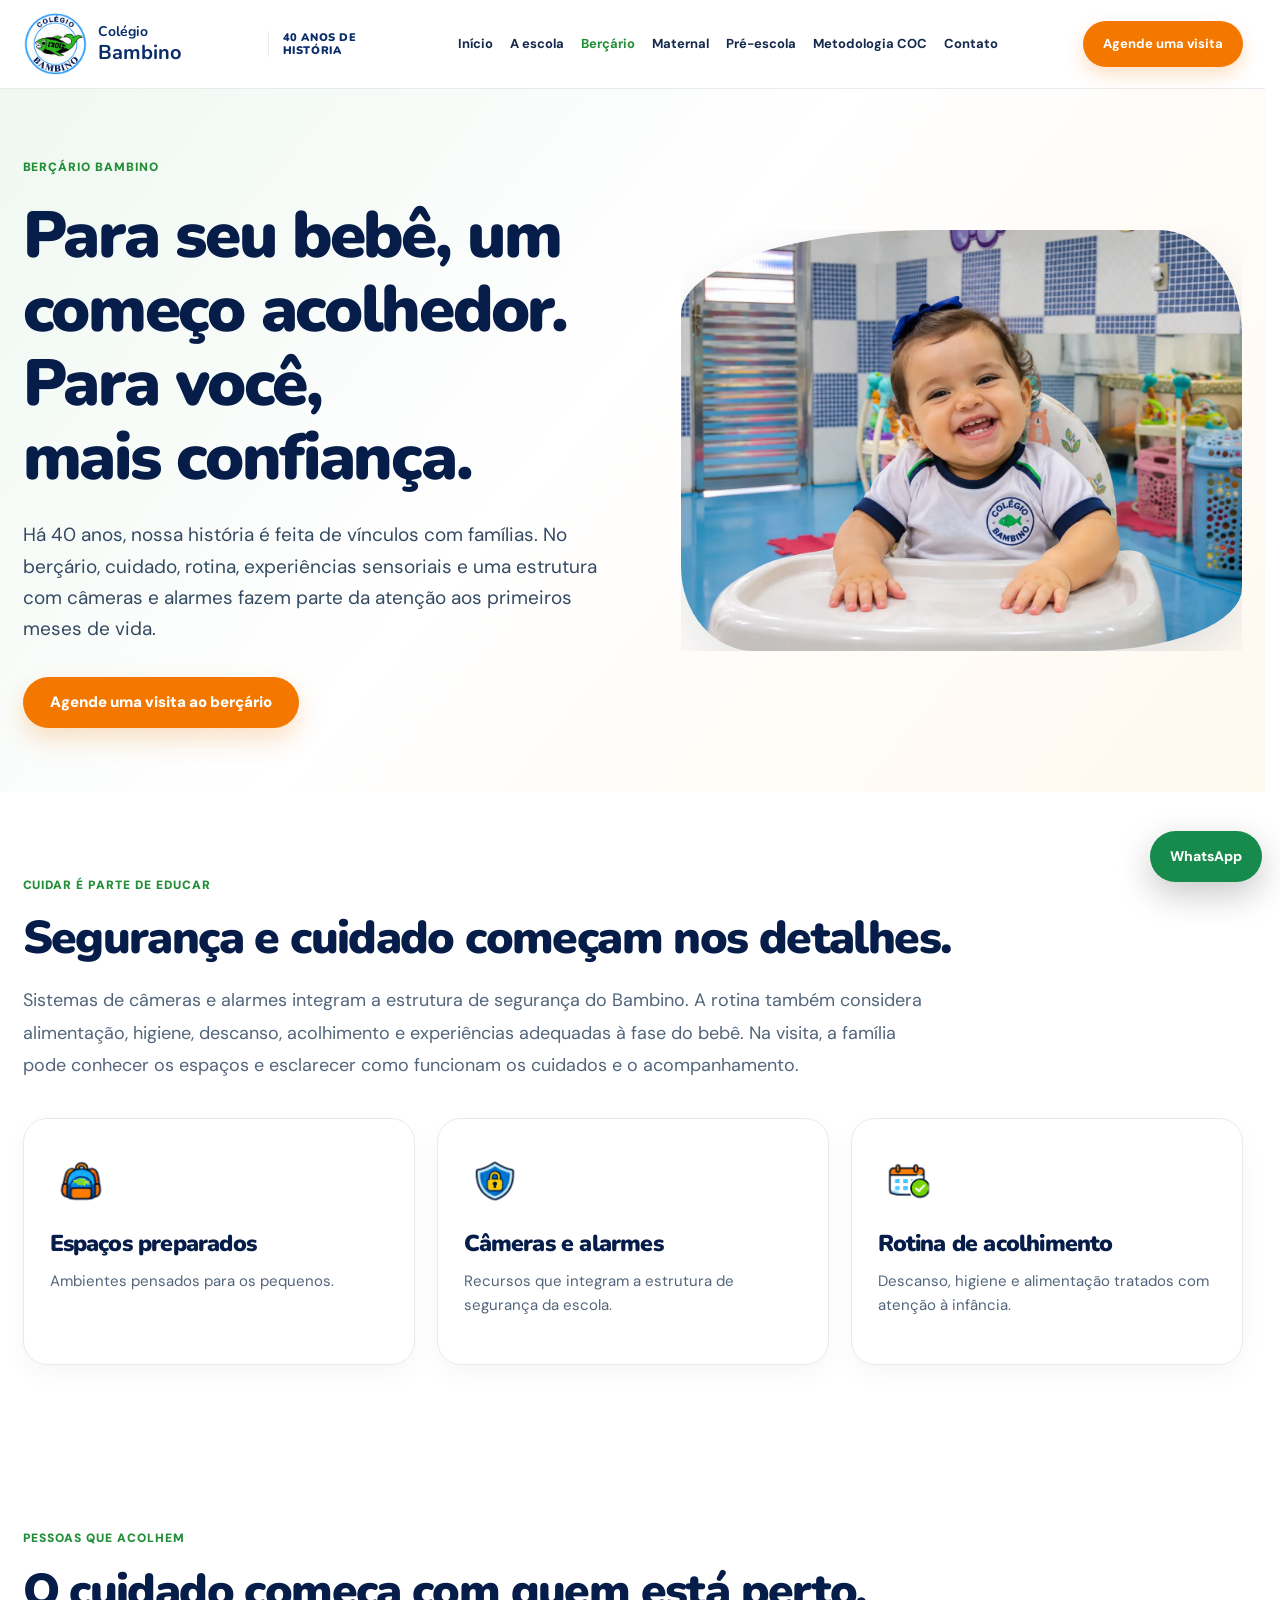
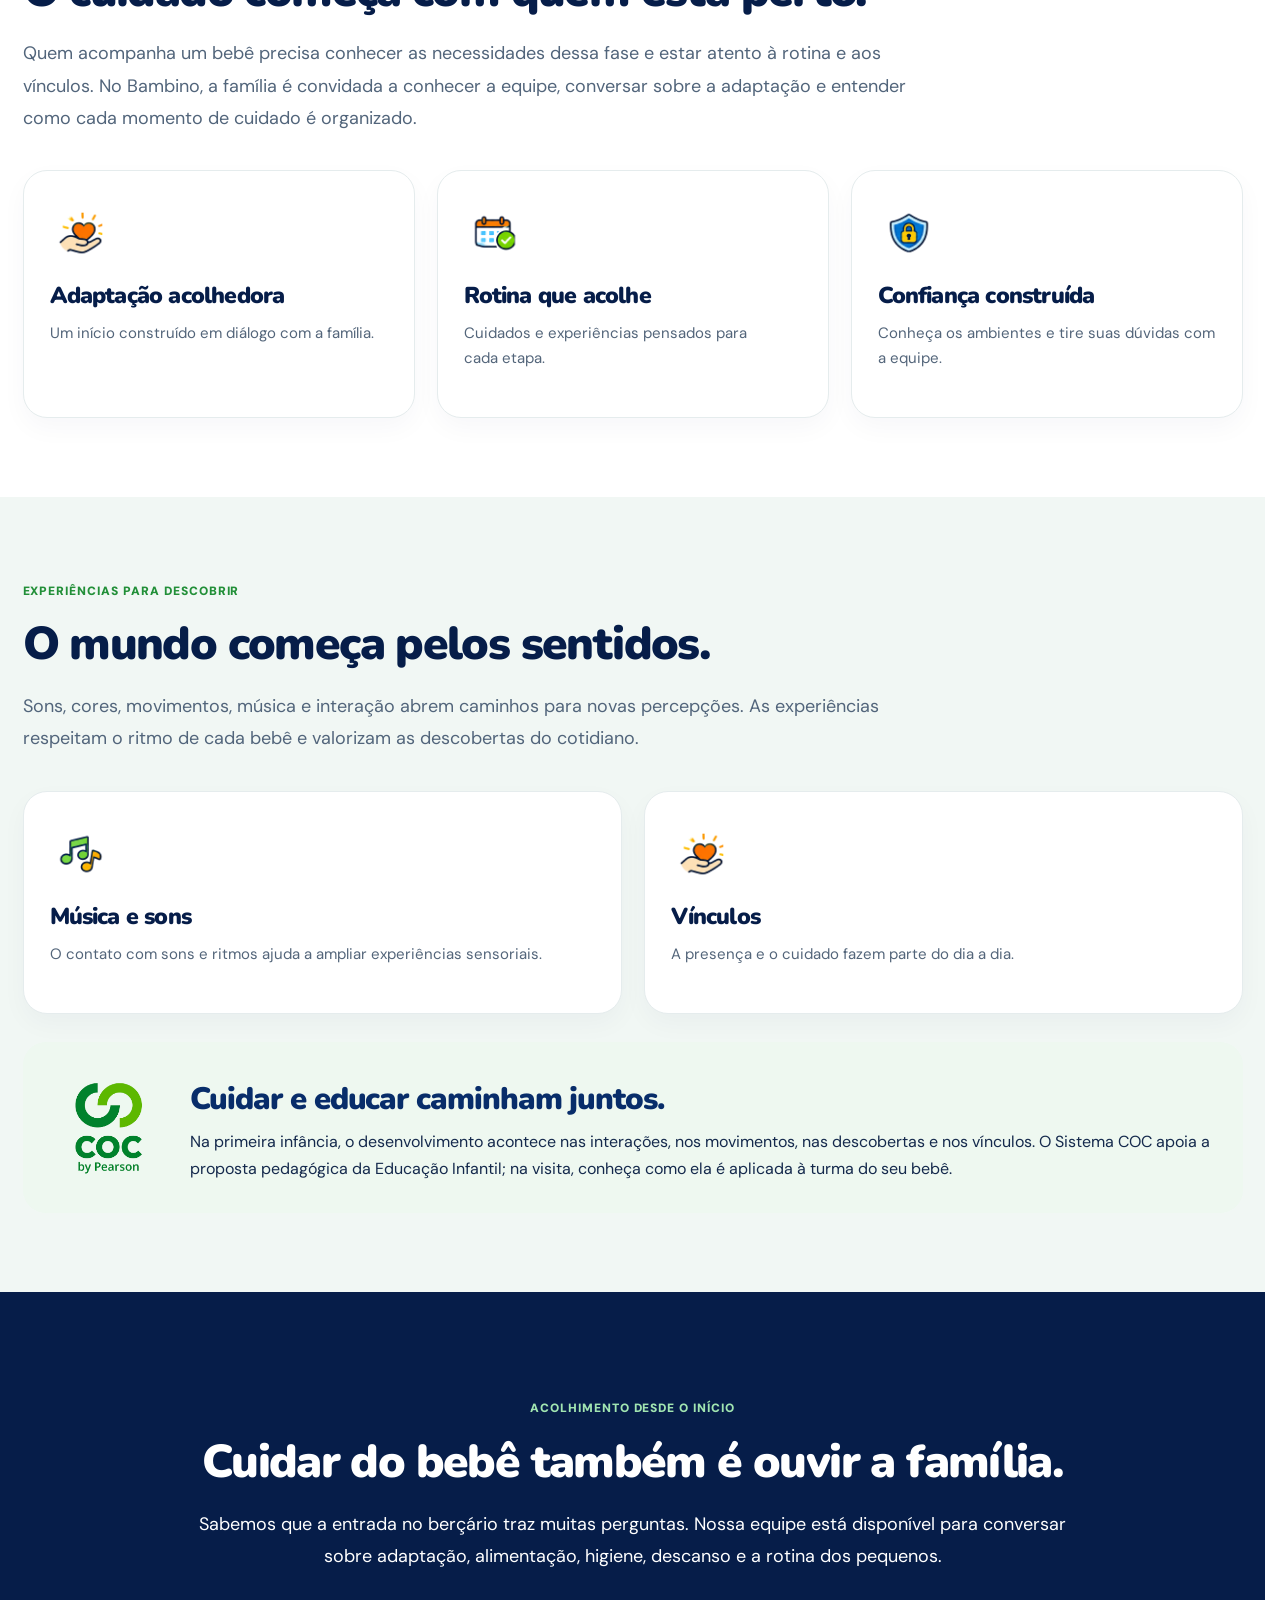
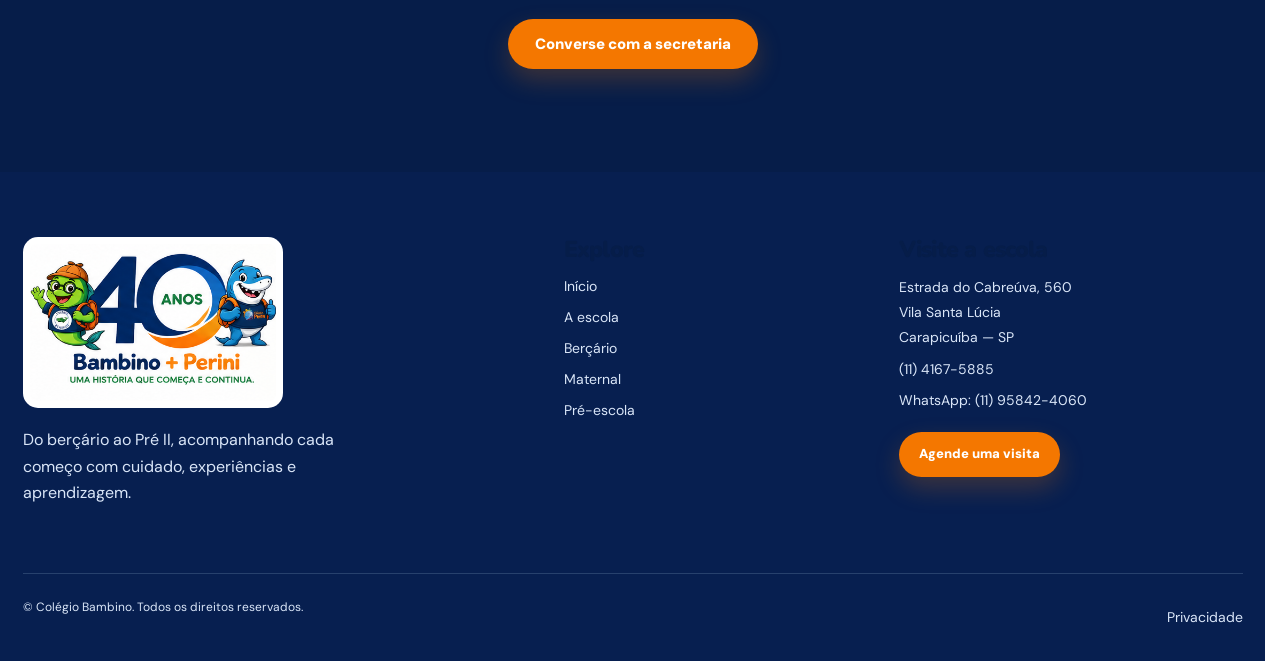
<file: bercario/index.html>
<!DOCTYPE html>

<html lang="pt-BR"><head><meta charset="utf-8"/><meta content="width=device-width,initial-scale=1" name="viewport"/><meta content="#072B67" name="theme-color"/><title>Berçário Particular em Carapicuíba | Colégio Bambino</title><meta content="Conheça o berçário do Colégio Bambino em Carapicuíba: acolhimento, cuidados, rotina e experiências sensoriais. Agende sua visita." name="description"/><link href="https://www.colegiobambino.com.br/bercario/" rel="canonical"/><meta content="website" property="og:type"/><meta content="Berçário Particular em Carapicuíba | Colégio Bambino" property="og:title"/><meta content="Conheça o berçário do Colégio Bambino em Carapicuíba: acolhimento, cuidados, rotina e experiências sensoriais. Agende sua visita." property="og:description"/><meta content="https://www.colegiobambino.com.br/bercario/" property="og:url"/><meta content="https://www.colegiobambino.com.br/assets/marcas/assinatura-40-anos.png" property="og:image"/><link href="../assets/marcas/logo-bambino.png" rel="icon" type="image/png"/><link href="https://fonts.googleapis.com" rel="preconnect"/><link crossorigin="" href="https://fonts.gstatic.com" rel="preconnect"/><link href="https://fonts.googleapis.com/css2?family=DM+Sans:wght@400;500;600;700;800&amp;family=Nunito:wght@500;600;700;800;900&amp;display=swap" rel="stylesheet"/><link href="../css/tokens.css" rel="stylesheet"/><link href="../css/site.css" rel="stylesheet"/><link href="../css/refinements.css" rel="stylesheet"/><script type="application/ld+json">{"@context": "https://schema.org", "@type": "School", "name": "Colégio Bambino", "url": "https://www.colegiobambino.com.br/", "telephone": "+55 11 95842-4060", "address": {"@type": "PostalAddress", "streetAddress": "Estrada do Cabreúva, 560", "addressLocality": "Carapicuíba", "addressRegion": "SP", "addressCountry": "BR"}, "description": "Educação Infantil particular do berçário ao Pré II, com Sistema COC, em Carapicuíba, São Paulo."}</script><script defer="" src="../js/site.js"></script><meta content="pt_BR" property="og:locale"/><meta content="index,follow,max-image-preview:large" name="robots"/><meta content="Colégio Bambino" property="og:site_name"/><meta content="summary_large_image" name="twitter:card"/></head><body><a class="skip" href="#principal">Pular para o conteúdo</a><header class="site-header"><div class="container header-wrap"><a aria-label="Colégio Bambino — início" class="brand" href="../index.html"><img alt="Colégio Bambino" decoding="async" height="70" src="../assets/marcas/logo-bambino.png" width="70"/><span>Colégio<br/><strong>Bambino</strong></span></a><span aria-label="40 anos de história Bambino e Perini" class="header-anniversary">40 ANOS DE HISTÓRIA</span><nav aria-label="Navegação principal" class="main-nav" id="menu-site"><a href="../index.html">Início</a><a href="../a-escola/index.html">A escola</a><a aria-current="page" href="../bercario/index.html">Berçário</a><a href="../maternal/index.html">Maternal</a><a href="../pre-escola/index.html">Pré-escola</a><a href="../index.html#metodologia-coc">Metodologia COC</a><a href="../contato/index.html">Contato</a></nav><div class="header-actions"><a aria-label="Agende uma visita pelo WhatsApp" class="header-cta" data-conversion="whatsapp" href="https://wa.me/5511958424060?text=Ol%C3%A1%21%20Conheci%20o%20site%20do%20Col%C3%A9gio%20Bambino%20e%20gostaria%20de%20agendar%20uma%20visita%20para%20as%20matr%C3%ADculas%20de%202027." rel="noopener noreferrer" target="_blank">Agende uma visita</a><button aria-controls="menu-site" aria-expanded="false" aria-label="Abrir menu" class="menu-toggle" type="button"><span></span><span></span><span></span></button></div></div></header><main id="principal"><section class="hero inner-hero"><div class="container hero-grid"><div class="hero-copy"><span class="eyebrow">BERÇÁRIO BAMBINO</span><h1>Para seu bebê, um começo acolhedor. Para você, mais confiança.</h1><p>Há 40 anos, nossa história é feita de vínculos com famílias. No berçário, cuidado, rotina, experiências sensoriais e uma estrutura com câmeras e alarmes fazem parte da atenção aos primeiros meses de vida.</p><div class="hero-actions"><a aria-label="Agende uma visita ao berçário pelo WhatsApp" class="btn btn-primary" data-conversion="whatsapp" href="https://wa.me/5511958424060?text=Ol%C3%A1%21%20Conheci%20o%20site%20do%20Col%C3%A9gio%20Bambino%20e%20gostaria%20de%20agendar%20uma%20visita%20para%20as%20matr%C3%ADculas%20de%202027." rel="noopener noreferrer" target="_blank">Agende uma visita ao berçário</a></div></div><div class="hero-image"><img alt="Bebê sorridente na sala de berçário" class="" decoding="async" fetchpriority="high" height="1086" loading="eager" sizes="(max-width: 940px) 100vw, 52vw" src="../assets/fotos/bebe-bercario.webp" width="1448"/></div></div></section><section class="section section-white" id="ambientes"><div class="container"><span class="eyebrow">CUIDAR É PARTE DE EDUCAR</span><h2>Segurança e cuidado começam nos detalhes.</h2><p class="lead">Sistemas de câmeras e alarmes integram a estrutura de segurança do Bambino. A rotina também considera alimentação, higiene, descanso, acolhimento e experiências adequadas à fase do bebê. Na visita, a família pode conhecer os espaços e esclarecer como funcionam os cuidados e o acompanhamento.</p><div class="feature-grid three"><article class="feature-card"><img alt="" class="ui-icon" decoding="async" height="256" loading="lazy" src="../assets/icones/20_ambientes_preparados.png" width="256"/><h3>Espaços preparados</h3><p>Ambientes pensados para os pequenos.</p></article><article class="feature-card"><img alt="" class="ui-icon" decoding="async" height="256" loading="lazy" src="../assets/icones/15_seguranca_e_cuidado.png" width="256"/><h3>Câmeras e alarmes</h3><p>Recursos que integram a estrutura de segurança da escola.</p></article><article class="feature-card"><img alt="" class="ui-icon" decoding="async" height="256" loading="lazy" src="../assets/icones/19_rotina_organizada.png" width="256"/><h3>Rotina de acolhimento</h3><p>Descanso, higiene e alimentação tratados com atenção à infância.</p></article></div></div></section><section class="section section-white" id="equipe-bercario"><div class="container"><span class="eyebrow">PESSOAS QUE ACOLHEM</span><h2>O cuidado começa com quem está perto.</h2><p class="lead">Quem acompanha um bebê precisa conhecer as necessidades dessa fase e estar atento à rotina e aos vínculos. No Bambino, a família é convidada a conhecer a equipe, conversar sobre a adaptação e entender como cada momento de cuidado é organizado.</p><div class="feature-grid three"><article class="feature-card"><img alt="" class="ui-icon" height="256" loading="lazy" src="../assets/icones/07_acolhimento.png" width="256"/><h3>Adaptação acolhedora</h3><p>Um início construído em diálogo com a família.</p></article><article class="feature-card"><img alt="" class="ui-icon" height="256" loading="lazy" src="../assets/icones/19_rotina_organizada.png" width="256"/><h3>Rotina que acolhe</h3><p>Cuidados e experiências pensados para cada etapa.</p></article><article class="feature-card"><img alt="" class="ui-icon" height="256" loading="lazy" src="../assets/icones/15_seguranca_e_cuidado.png" width="256"/><h3>Confiança construída</h3><p>Conheça os ambientes e tire suas dúvidas com a equipe.</p></article></div></div></section><section class="section section-mist" id="estimulos"><div class="container"><span class="eyebrow">EXPERIÊNCIAS PARA DESCOBRIR</span><h2>O mundo começa pelos sentidos.</h2><p class="lead">Sons, cores, movimentos, música e interação abrem caminhos para novas percepções. As experiências respeitam o ritmo de cada bebê e valorizam as descobertas do cotidiano.</p><div class="feature-grid two"><article class="feature-card"><img alt="" class="ui-icon" decoding="async" height="256" loading="lazy" src="../assets/icones/10_musica.png" width="256"/><h3>Música e sons</h3><p>O contato com sons e ritmos ajuda a ampliar experiências sensoriais.</p></article><article class="feature-card"><img alt="" class="ui-icon" decoding="async" height="256" loading="lazy" src="../assets/icones/07_acolhimento.png" width="256"/><h3>Vínculos</h3><p>A presença e o cuidado fazem parte do dia a dia.</p></article></div><div class="pedagogy-note"><img alt="Sistema COC" class="coc-signature" height="447" loading="lazy" src="../assets/marcas/coc-claro.png" width="447"/><div><h3>Cuidar e educar caminham juntos.</h3><p>Na primeira infância, o desenvolvimento acontece nas interações, nos movimentos, nas descobertas e nos vínculos. O Sistema COC apoia a proposta pedagógica da Educação Infantil; na visita, conheça como ela é aplicada à turma do seu bebê.</p></div></div></div></section><section class="section section-cta" id="familia"><div class="container"><span class="eyebrow">ACOLHIMENTO DESDE O INÍCIO</span><h2>Cuidar do bebê também é ouvir a família.</h2><p class="lead">Sabemos que a entrada no berçário traz muitas perguntas. Nossa equipe está disponível para conversar sobre adaptação, alimentação, higiene, descanso e a rotina dos pequenos.</p><a aria-label="Converse com a secretaria pelo WhatsApp" class="btn btn-primary" data-conversion="whatsapp" href="https://wa.me/5511958424060?text=Ol%C3%A1%21%20Conheci%20o%20site%20do%20Col%C3%A9gio%20Bambino%20e%20gostaria%20de%20agendar%20uma%20visita%20para%20as%20matr%C3%ADculas%20de%202027." rel="noopener noreferrer" target="_blank">Converse com a secretaria</a></div></section></main><footer class="site-footer"><div class="container footer-grid"><div class="footer-intro"><img alt="40 anos Bambino + Perini — Uma história que começa e continua" class="brand-anniversary" decoding="async" height="295" src="../assets/marcas/assinatura-40-anos.png" width="460"/><p>Do berçário ao Pré II, acompanhando cada começo com cuidado, experiências e aprendizagem.</p></div><div><h3>Explore</h3><a href="../index.html">Início</a><a href="../a-escola/index.html">A escola</a><a href="../bercario/index.html">Berçário</a><a href="../maternal/index.html">Maternal</a><a href="../pre-escola/index.html">Pré-escola</a></div><div><h3>Visite a escola</h3><address>Estrada do Cabreúva, 560<br/>Vila Santa Lúcia<br/>Carapicuíba — SP</address><a href="tel:+551141675885">(11) 4167-5885</a><a href="https://wa.me/5511958424060?text=Ol%C3%A1%21%20Conheci%20o%20site%20do%20Col%C3%A9gio%20Bambino%20e%20gostaria%20de%20agendar%20uma%20visita%20para%20as%20matr%C3%ADculas%20de%202027." rel="noopener noreferrer" target="_blank">WhatsApp: (11) 95842-4060</a><a aria-label="Agende uma visita pelo WhatsApp" class="btn btn-primary" data-conversion="whatsapp" href="https://wa.me/5511958424060?text=Ol%C3%A1%21%20Conheci%20o%20site%20do%20Col%C3%A9gio%20Bambino%20e%20gostaria%20de%20agendar%20uma%20visita%20para%20as%20matr%C3%ADculas%20de%202027." rel="noopener noreferrer" target="_blank">Agende uma visita</a></div></div><div class="container footer-base"><span>© Colégio Bambino. Todos os direitos reservados.</span><a href="../privacidade/index.html">Privacidade</a></div></footer><a aria-label="Conversar com a secretaria pelo WhatsApp" class="floating-whatsapp" data-conversion="whatsapp" href="https://wa.me/5511958424060?text=Ol%C3%A1%21%20Conheci%20o%20site%20do%20Col%C3%A9gio%20Bambino%20e%20gostaria%20de%20agendar%20uma%20visita%20para%20as%20matr%C3%ADculas%20de%202027." rel="noopener noreferrer" target="_blank">WhatsApp</a></body></html>
</file>
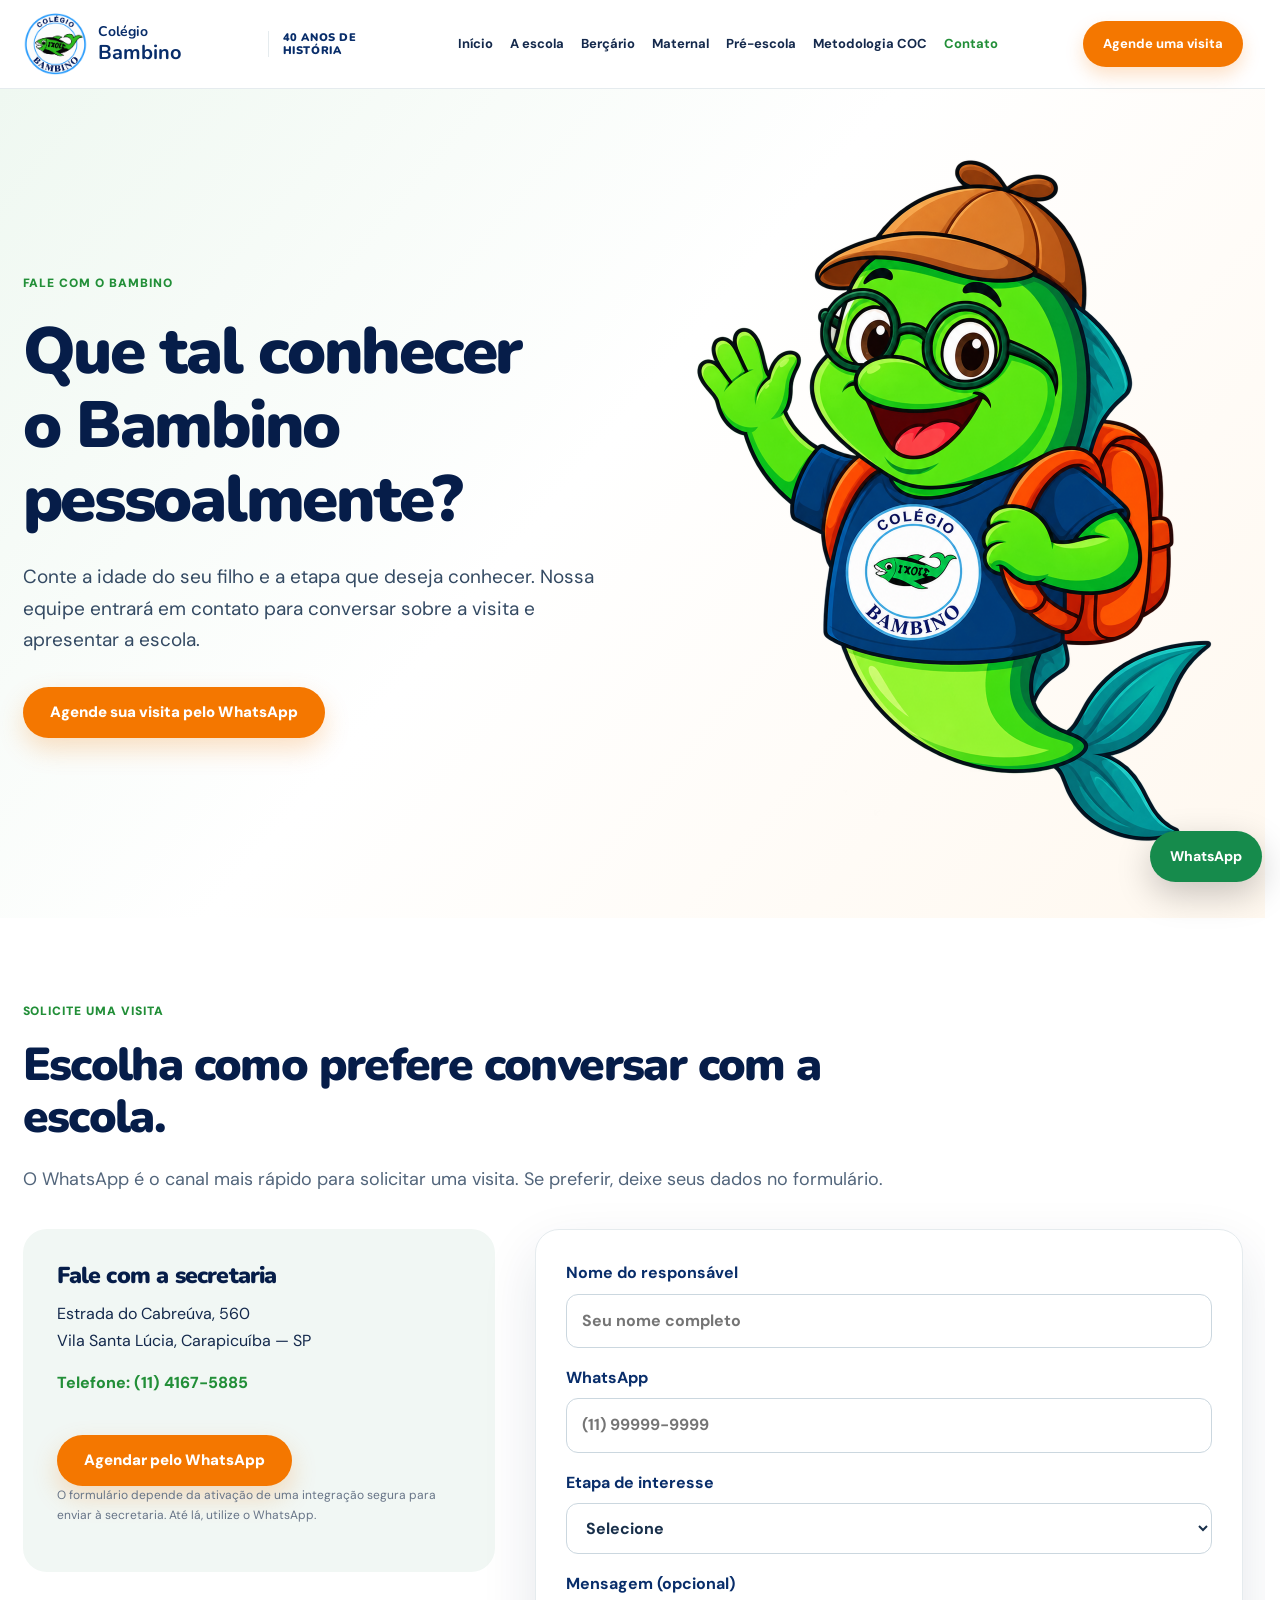
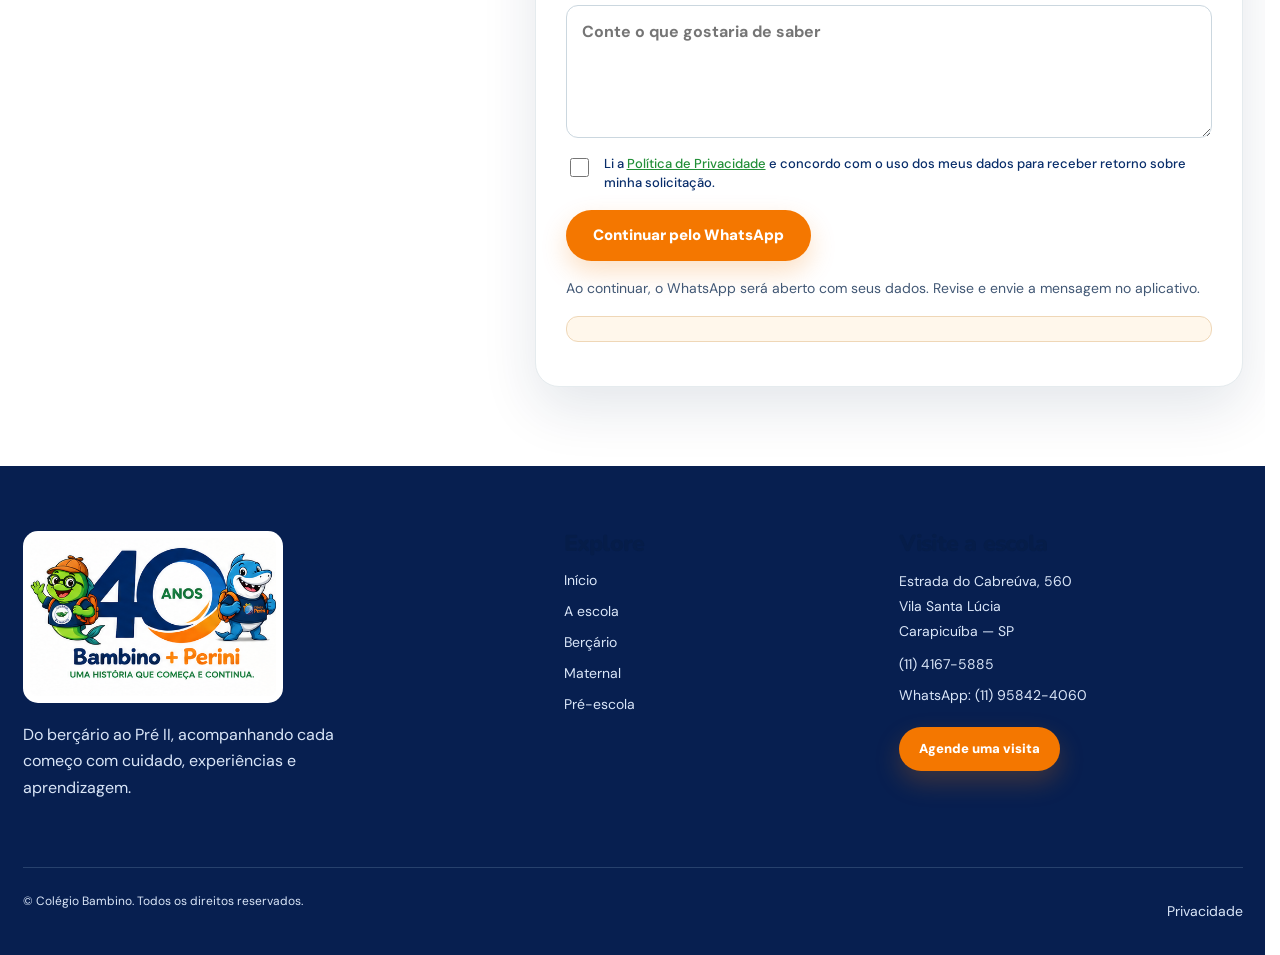
<file: contato/index.html>
<!DOCTYPE html>

<html lang="pt-BR"><head><meta charset="utf-8"/><meta content="width=device-width,initial-scale=1" name="viewport"/><meta content="#072B67" name="theme-color"/><title>Contato e Agendamento de Visita | Colégio Bambino</title><meta content="Agende uma visita ao Colégio Bambino em Carapicuíba, Estrada do Cabreúva, 560. Converse com a secretaria e conheça a escola." name="description"/><link href="https://www.colegiobambino.com.br/contato/" rel="canonical"/><meta content="website" property="og:type"/><meta content="Contato e Agendamento de Visita | Colégio Bambino" property="og:title"/><meta content="Agende uma visita ao Colégio Bambino em Carapicuíba, Estrada do Cabreúva, 560. Converse com a secretaria e conheça a escola." property="og:description"/><meta content="https://www.colegiobambino.com.br/contato/" property="og:url"/><meta content="https://www.colegiobambino.com.br/assets/marcas/assinatura-40-anos.png" property="og:image"/><link href="../assets/marcas/logo-bambino.png" rel="icon" type="image/png"/><link href="https://fonts.googleapis.com" rel="preconnect"/><link crossorigin="" href="https://fonts.gstatic.com" rel="preconnect"/><link href="https://fonts.googleapis.com/css2?family=DM+Sans:wght@400;500;600;700;800&amp;family=Nunito:wght@500;600;700;800;900&amp;display=swap" rel="stylesheet"/><link href="../css/tokens.css" rel="stylesheet"/><link href="../css/site.css" rel="stylesheet"/><link href="../css/refinements.css" rel="stylesheet"/><script type="application/ld+json">{"@context": "https://schema.org", "@type": "School", "name": "Colégio Bambino", "url": "https://www.colegiobambino.com.br/", "telephone": "+55 11 95842-4060", "address": {"@type": "PostalAddress", "streetAddress": "Estrada do Cabreúva, 560", "addressLocality": "Carapicuíba", "addressRegion": "SP", "addressCountry": "BR"}, "description": "Educação Infantil particular do berçário ao Pré II, com Sistema COC, em Carapicuíba, São Paulo."}</script><script defer="" src="../js/site.js"></script><meta content="pt_BR" property="og:locale"/><meta content="index,follow,max-image-preview:large" name="robots"/><meta content="Colégio Bambino" property="og:site_name"/><meta content="summary_large_image" name="twitter:card"/></head><body><a class="skip" href="#principal">Pular para o conteúdo</a><header class="site-header"><div class="container header-wrap"><a aria-label="Colégio Bambino — início" class="brand" href="../index.html"><img alt="Colégio Bambino" decoding="async" height="70" src="../assets/marcas/logo-bambino.png" width="70"/><span>Colégio<br/><strong>Bambino</strong></span></a><span aria-label="40 anos de história Bambino e Perini" class="header-anniversary">40 ANOS DE HISTÓRIA</span><nav aria-label="Navegação principal" class="main-nav" id="menu-site"><a href="../index.html">Início</a><a href="../a-escola/index.html">A escola</a><a href="../bercario/index.html">Berçário</a><a href="../maternal/index.html">Maternal</a><a href="../pre-escola/index.html">Pré-escola</a><a href="../index.html#metodologia-coc">Metodologia COC</a><a aria-current="page" href="../contato/index.html">Contato</a></nav><div class="header-actions"><a aria-label="Agende uma visita pelo WhatsApp" class="header-cta" data-conversion="whatsapp" href="https://wa.me/5511958424060?text=Ol%C3%A1%21%20Conheci%20o%20site%20do%20Col%C3%A9gio%20Bambino%20e%20gostaria%20de%20agendar%20uma%20visita%20para%20as%20matr%C3%ADculas%20de%202027." rel="noopener noreferrer" target="_blank">Agende uma visita</a><button aria-controls="menu-site" aria-expanded="false" aria-label="Abrir menu" class="menu-toggle" type="button"><span></span><span></span><span></span></button></div></div></header><main id="principal"><section class="hero inner-hero"><div class="container hero-grid"><div class="hero-copy"><span class="eyebrow">FALE COM O BAMBINO</span><h1>Que tal conhecer o Bambino pessoalmente?</h1><p>Conte a idade do seu filho e a etapa que deseja conhecer. Nossa equipe entrará em contato para conversar sobre a visita e apresentar a escola.</p><div class="hero-actions"><a aria-label="Agende sua visita pelo WhatsApp pelo WhatsApp" class="btn btn-primary" data-conversion="whatsapp" href="https://wa.me/5511958424060?text=Ol%C3%A1%21%20Conheci%20o%20site%20do%20Col%C3%A9gio%20Bambino%20e%20gostaria%20de%20agendar%20uma%20visita%20para%20as%20matr%C3%ADculas%20de%202027." rel="noopener noreferrer" target="_blank">Agende sua visita pelo WhatsApp</a></div></div><div class="hero-image hero-brand-art"><img alt="Mascote oficial do Colégio Bambino" decoding="async" height="1402" src="../assets/marcas/mascote-bambino.png" width="1122"/></div></div></section><section class="section section-white" id="agende-visita"><div class="container"><span class="eyebrow">SOLICITE UMA VISITA</span><h2>Escolha como prefere conversar com a escola.</h2><p class="lead">O WhatsApp é o canal mais rápido para solicitar uma visita. Se preferir, deixe seus dados no formulário.</p><div class="contact-grid"><div class="contact-aside"><h3>Fale com a secretaria</h3><p>Estrada do Cabreúva, 560<br/>Vila Santa Lúcia, Carapicuíba — SP</p><a href="tel:+551141675885">Telefone: (11) 4167-5885</a><a aria-label="Agendar pelo WhatsApp pelo WhatsApp" class="btn btn-primary" data-conversion="whatsapp" href="https://wa.me/5511958424060?text=Ol%C3%A1%21%20Conheci%20o%20site%20do%20Col%C3%A9gio%20Bambino%20e%20gostaria%20de%20agendar%20uma%20visita%20para%20as%20matr%C3%ADculas%20de%202027." rel="noopener noreferrer" target="_blank">Agendar pelo WhatsApp</a><p class="small-note">O formulário depende da ativação de uma integração segura para enviar à secretaria. Até lá, utilize o WhatsApp.</p></div><form class="lead-form" data-email-form="optional" data-whatsapp-fallback="true" id="contact-form"><div aria-hidden="true" class="spam-trap"><label>Não preencha este campo<input autocomplete="off" name="site" tabindex="-1"/></label></div><label>Nome do responsável <input autocomplete="name" minlength="2" name="nome" placeholder="Seu nome completo" required=""/></label><label>WhatsApp <input autocomplete="tel" inputmode="tel" maxlength="20" minlength="10" name="whatsapp" placeholder="(11) 99999-9999" required="" type="tel"/></label><label>Etapa de interesse<select name="etapa" required=""><option value="">Selecione</option><option>Berçário</option><option>Maternal</option><option>Pré I</option><option>Pré II</option></select></label><label>Mensagem (opcional)<textarea name="mensagem" placeholder="Conte o que gostaria de saber" rows="4"></textarea></label><label class="consent"><input name="consentimento" required="" type="checkbox"/><span>Li a <a href="../privacidade/index.html" rel="noopener noreferrer" target="_blank">Política de Privacidade</a> e concordo com o uso dos meus dados para receber retorno sobre minha solicitação.</span></label><button class="btn btn-primary" id="form-submit" type="submit">Solicitar minha visita <span aria-hidden="true">↗</span></button><p class="form-delivery-hint">Você pode solicitar a visita pelo WhatsApp. O aplicativo será aberto com sua mensagem pronta para revisar e enviar.</p><p aria-live="polite" class="form-notice" id="form-feedback" role="status"></p></form></div></div></section></main><footer class="site-footer"><div class="container footer-grid"><div class="footer-intro"><img alt="40 anos Bambino + Perini — Uma história que começa e continua" class="brand-anniversary" decoding="async" height="295" src="../assets/marcas/assinatura-40-anos.png" width="460"/><p>Do berçário ao Pré II, acompanhando cada começo com cuidado, experiências e aprendizagem.</p></div><div><h3>Explore</h3><a href="../index.html">Início</a><a href="../a-escola/index.html">A escola</a><a href="../bercario/index.html">Berçário</a><a href="../maternal/index.html">Maternal</a><a href="../pre-escola/index.html">Pré-escola</a></div><div><h3>Visite a escola</h3><address>Estrada do Cabreúva, 560<br/>Vila Santa Lúcia<br/>Carapicuíba — SP</address><a href="tel:+551141675885">(11) 4167-5885</a><a href="https://wa.me/5511958424060?text=Ol%C3%A1%21%20Conheci%20o%20site%20do%20Col%C3%A9gio%20Bambino%20e%20gostaria%20de%20agendar%20uma%20visita%20para%20as%20matr%C3%ADculas%20de%202027." rel="noopener noreferrer" target="_blank">WhatsApp: (11) 95842-4060</a><a aria-label="Agende uma visita pelo WhatsApp" class="btn btn-primary" data-conversion="whatsapp" href="https://wa.me/5511958424060?text=Ol%C3%A1%21%20Conheci%20o%20site%20do%20Col%C3%A9gio%20Bambino%20e%20gostaria%20de%20agendar%20uma%20visita%20para%20as%20matr%C3%ADculas%20de%202027." rel="noopener noreferrer" target="_blank">Agende uma visita</a></div></div><div class="container footer-base"><span>© Colégio Bambino. Todos os direitos reservados.</span><a href="../privacidade/index.html">Privacidade</a></div></footer><a aria-label="Conversar com a secretaria pelo WhatsApp" class="floating-whatsapp" data-conversion="whatsapp" href="https://wa.me/5511958424060?text=Ol%C3%A1%21%20Conheci%20o%20site%20do%20Col%C3%A9gio%20Bambino%20e%20gostaria%20de%20agendar%20uma%20visita%20para%20as%20matr%C3%ADculas%20de%202027." rel="noopener noreferrer" target="_blank">WhatsApp</a></body></html>
</file>
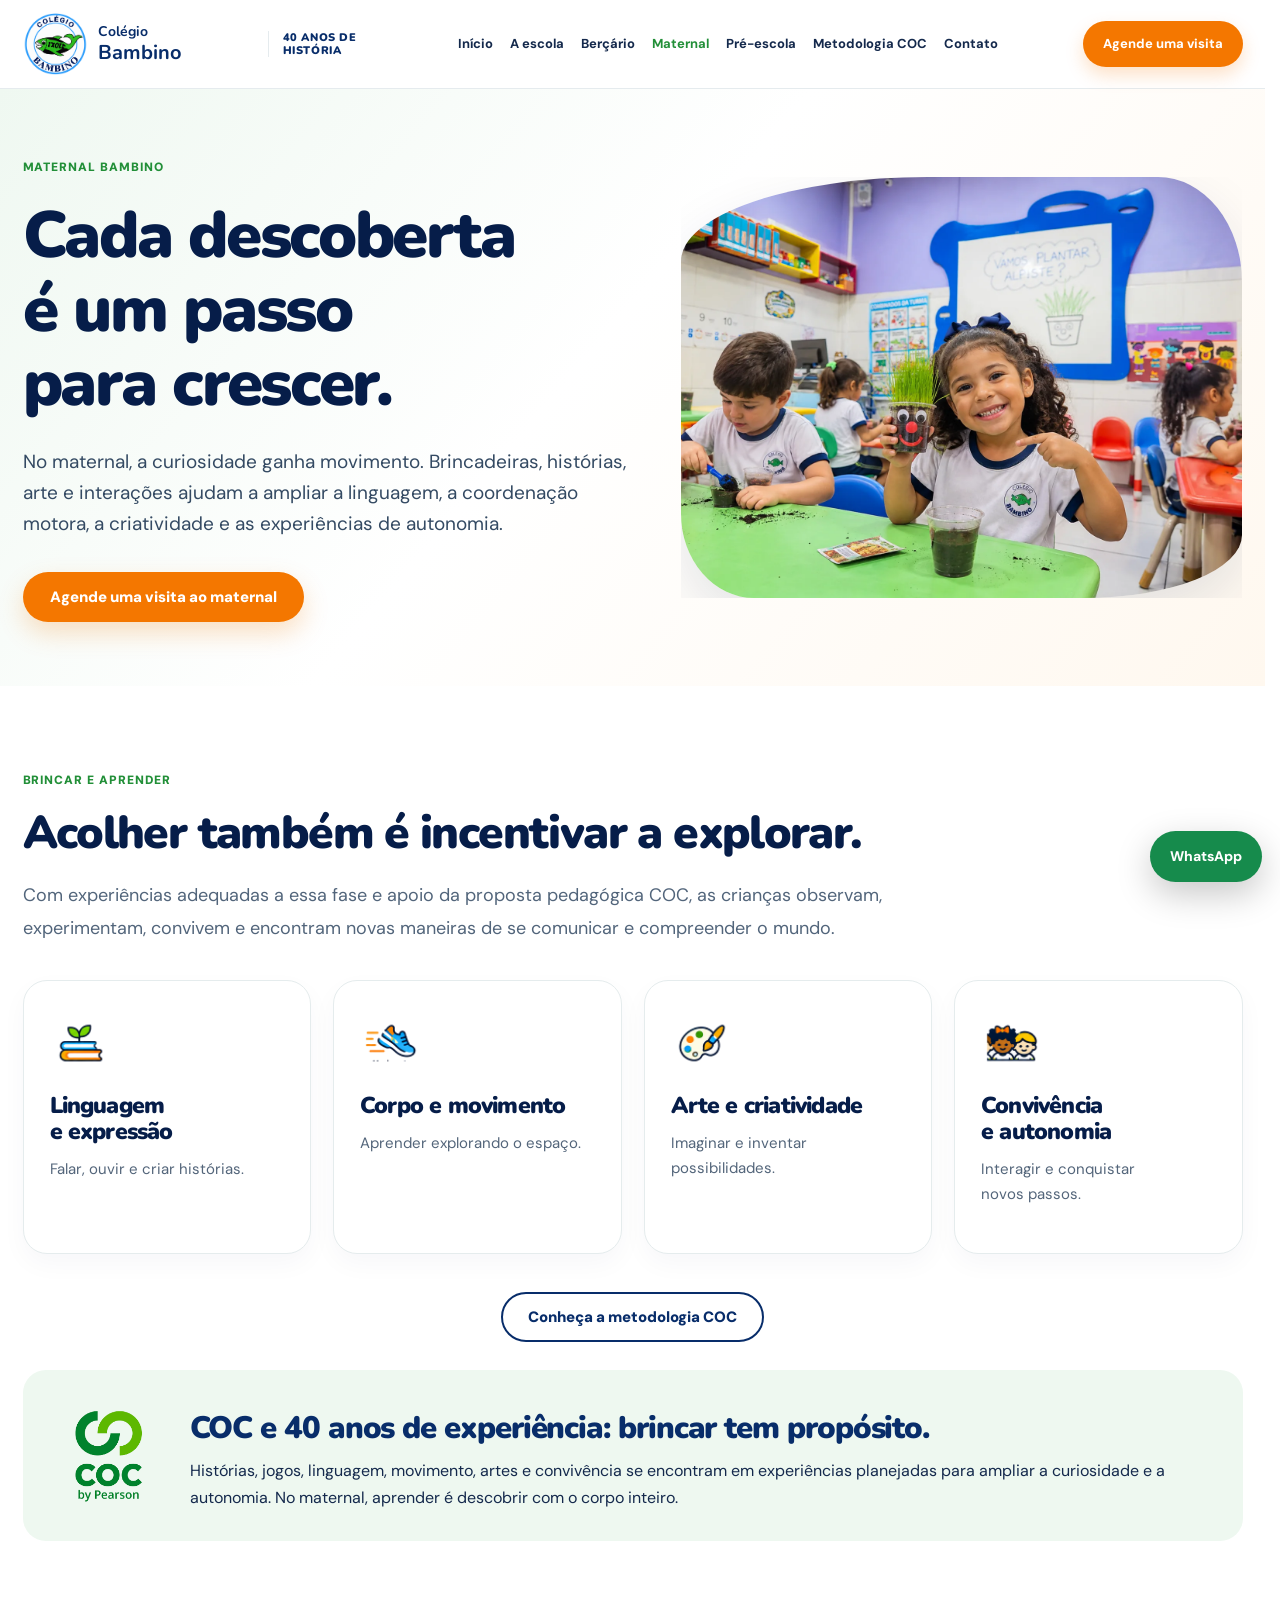
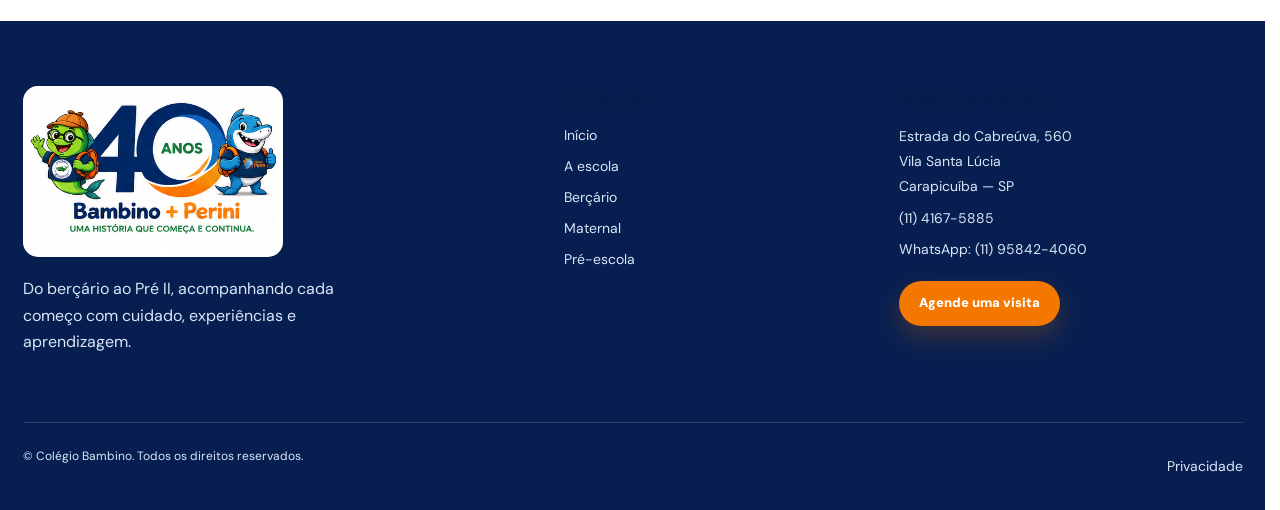
<file: maternal/index.html>
<!DOCTYPE html>

<html lang="pt-BR"><head><meta charset="utf-8"/><meta content="width=device-width,initial-scale=1" name="viewport"/><meta content="#072B67" name="theme-color"/><title>Maternal Particular em Carapicuíba | Colégio Bambino</title><meta content="No maternal do Colégio Bambino, crianças brincam, exploram e aprendem com a proposta pedagógica COC. Agende uma visita." name="description"/><link href="https://www.colegiobambino.com.br/maternal/" rel="canonical"/><meta content="website" property="og:type"/><meta content="Maternal Particular em Carapicuíba | Colégio Bambino" property="og:title"/><meta content="No maternal do Colégio Bambino, crianças brincam, exploram e aprendem com a proposta pedagógica COC. Agende uma visita." property="og:description"/><meta content="https://www.colegiobambino.com.br/maternal/" property="og:url"/><meta content="https://www.colegiobambino.com.br/assets/marcas/assinatura-40-anos.png" property="og:image"/><link href="../assets/marcas/logo-bambino.png" rel="icon" type="image/png"/><link href="https://fonts.googleapis.com" rel="preconnect"/><link crossorigin="" href="https://fonts.gstatic.com" rel="preconnect"/><link href="https://fonts.googleapis.com/css2?family=DM+Sans:wght@400;500;600;700;800&amp;family=Nunito:wght@500;600;700;800;900&amp;display=swap" rel="stylesheet"/><link href="../css/tokens.css" rel="stylesheet"/><link href="../css/site.css" rel="stylesheet"/><link href="../css/refinements.css" rel="stylesheet"/><script type="application/ld+json">{"@context": "https://schema.org", "@type": "School", "name": "Colégio Bambino", "url": "https://www.colegiobambino.com.br/", "telephone": "+55 11 95842-4060", "address": {"@type": "PostalAddress", "streetAddress": "Estrada do Cabreúva, 560", "addressLocality": "Carapicuíba", "addressRegion": "SP", "addressCountry": "BR"}, "description": "Educação Infantil particular do berçário ao Pré II, com Sistema COC, em Carapicuíba, São Paulo."}</script><script defer="" src="../js/site.js"></script><meta content="pt_BR" property="og:locale"/><meta content="index,follow,max-image-preview:large" name="robots"/><meta content="Colégio Bambino" property="og:site_name"/><meta content="summary_large_image" name="twitter:card"/></head><body><a class="skip" href="#principal">Pular para o conteúdo</a><header class="site-header"><div class="container header-wrap"><a aria-label="Colégio Bambino — início" class="brand" href="../index.html"><img alt="Colégio Bambino" decoding="async" height="70" src="../assets/marcas/logo-bambino.png" width="70"/><span>Colégio<br/><strong>Bambino</strong></span></a><span aria-label="40 anos de história Bambino e Perini" class="header-anniversary">40 ANOS DE HISTÓRIA</span><nav aria-label="Navegação principal" class="main-nav" id="menu-site"><a href="../index.html">Início</a><a href="../a-escola/index.html">A escola</a><a href="../bercario/index.html">Berçário</a><a aria-current="page" href="../maternal/index.html">Maternal</a><a href="../pre-escola/index.html">Pré-escola</a><a href="../index.html#metodologia-coc">Metodologia COC</a><a href="../contato/index.html">Contato</a></nav><div class="header-actions"><a aria-label="Agende uma visita pelo WhatsApp" class="header-cta" data-conversion="whatsapp" href="https://wa.me/5511958424060?text=Ol%C3%A1%21%20Conheci%20o%20site%20do%20Col%C3%A9gio%20Bambino%20e%20gostaria%20de%20agendar%20uma%20visita%20para%20as%20matr%C3%ADculas%20de%202027." rel="noopener noreferrer" target="_blank">Agende uma visita</a><button aria-controls="menu-site" aria-expanded="false" aria-label="Abrir menu" class="menu-toggle" type="button"><span></span><span></span><span></span></button></div></div></header><main id="principal"><section class="hero inner-hero"><div class="container hero-grid"><div class="hero-copy"><span class="eyebrow">MATERNAL BAMBINO</span><h1>Cada descoberta é um passo para crescer.</h1><p>No maternal, a curiosidade ganha movimento. Brincadeiras, histórias, arte e interações ajudam a ampliar a linguagem, a coordenação motora, a criatividade e as experiências de autonomia.</p><div class="hero-actions"><a aria-label="Agende uma visita ao maternal pelo WhatsApp" class="btn btn-primary" data-conversion="whatsapp" href="https://wa.me/5511958424060?text=Ol%C3%A1%21%20Conheci%20o%20site%20do%20Col%C3%A9gio%20Bambino%20e%20gostaria%20de%20agendar%20uma%20visita%20para%20as%20matr%C3%ADculas%20de%202027." rel="noopener noreferrer" target="_blank">Agende uma visita ao maternal</a></div></div><div class="hero-image"><img alt="Crianças brincam e aprendem no maternal" class="" decoding="async" fetchpriority="high" height="1086" loading="eager" sizes="(max-width: 940px) 100vw, 52vw" src="../assets/fotos/atividade-maternal.webp" width="1448"/></div></div></section><section class="section section-white" id="maternal-coc"><div class="container"><span class="eyebrow">BRINCAR E APRENDER</span><h2>Acolher também é incentivar a explorar.</h2><p class="lead">Com experiências adequadas a essa fase e apoio da proposta pedagógica COC, as crianças observam, experimentam, convivem e encontram novas maneiras de se comunicar e compreender o mundo.</p><div class="feature-grid four"><article class="feature-card"><img alt="" class="ui-icon" decoding="async" height="256" loading="lazy" src="../assets/icones/16_leitura_e_letramento.png" width="256"/><h3>Linguagem e expressão</h3><p>Falar, ouvir e criar histórias.</p></article><article class="feature-card"><img alt="" class="ui-icon" decoding="async" height="256" loading="lazy" src="../assets/icones/11_movimento_e_esporte.png" width="256"/><h3>Corpo e movimento</h3><p>Aprender explorando o espaço.</p></article><article class="feature-card"><img alt="" class="ui-icon" decoding="async" height="256" loading="lazy" src="../assets/icones/09_arte_e_cultura.png" width="256"/><h3>Arte e criatividade</h3><p>Imaginar e inventar possibilidades.</p></article><article class="feature-card"><img alt="" class="ui-icon" decoding="async" height="256" loading="lazy" src="../assets/icones/18_convivencia_e_respeito.png" width="256"/><h3>Convivência e autonomia</h3><p>Interagir e conquistar novos passos.</p></article></div><div class="center-cta"><a class="btn btn-outline" href="../index.html#metodologia-coc">Conheça a metodologia COC </a></div><div class="pedagogy-note"><img alt="Logo oficial do Sistema COC" class="coc-signature" height="447" loading="lazy" src="../assets/marcas/coc-claro.png" width="447"/><div><h3>COC e 40 anos de experiência: brincar tem propósito.</h3><p>Histórias, jogos, linguagem, movimento, artes e convivência se encontram em experiências planejadas para ampliar a curiosidade e a autonomia. No maternal, aprender é descobrir com o corpo inteiro.</p></div></div></div></section></main><footer class="site-footer"><div class="container footer-grid"><div class="footer-intro"><img alt="40 anos Bambino + Perini — Uma história que começa e continua" class="brand-anniversary" decoding="async" height="295" src="../assets/marcas/assinatura-40-anos.png" width="460"/><p>Do berçário ao Pré II, acompanhando cada começo com cuidado, experiências e aprendizagem.</p></div><div><h3>Explore</h3><a href="../index.html">Início</a><a href="../a-escola/index.html">A escola</a><a href="../bercario/index.html">Berçário</a><a href="../maternal/index.html">Maternal</a><a href="../pre-escola/index.html">Pré-escola</a></div><div><h3>Visite a escola</h3><address>Estrada do Cabreúva, 560<br/>Vila Santa Lúcia<br/>Carapicuíba — SP</address><a href="tel:+551141675885">(11) 4167-5885</a><a href="https://wa.me/5511958424060?text=Ol%C3%A1%21%20Conheci%20o%20site%20do%20Col%C3%A9gio%20Bambino%20e%20gostaria%20de%20agendar%20uma%20visita%20para%20as%20matr%C3%ADculas%20de%202027." rel="noopener noreferrer" target="_blank">WhatsApp: (11) 95842-4060</a><a aria-label="Agende uma visita pelo WhatsApp" class="btn btn-primary" data-conversion="whatsapp" href="https://wa.me/5511958424060?text=Ol%C3%A1%21%20Conheci%20o%20site%20do%20Col%C3%A9gio%20Bambino%20e%20gostaria%20de%20agendar%20uma%20visita%20para%20as%20matr%C3%ADculas%20de%202027." rel="noopener noreferrer" target="_blank">Agende uma visita</a></div></div><div class="container footer-base"><span>© Colégio Bambino. Todos os direitos reservados.</span><a href="../privacidade/index.html">Privacidade</a></div></footer><a aria-label="Conversar com a secretaria pelo WhatsApp" class="floating-whatsapp" data-conversion="whatsapp" href="https://wa.me/5511958424060?text=Ol%C3%A1%21%20Conheci%20o%20site%20do%20Col%C3%A9gio%20Bambino%20e%20gostaria%20de%20agendar%20uma%20visita%20para%20as%20matr%C3%ADculas%20de%202027." rel="noopener noreferrer" target="_blank">WhatsApp</a></body></html>
</file>
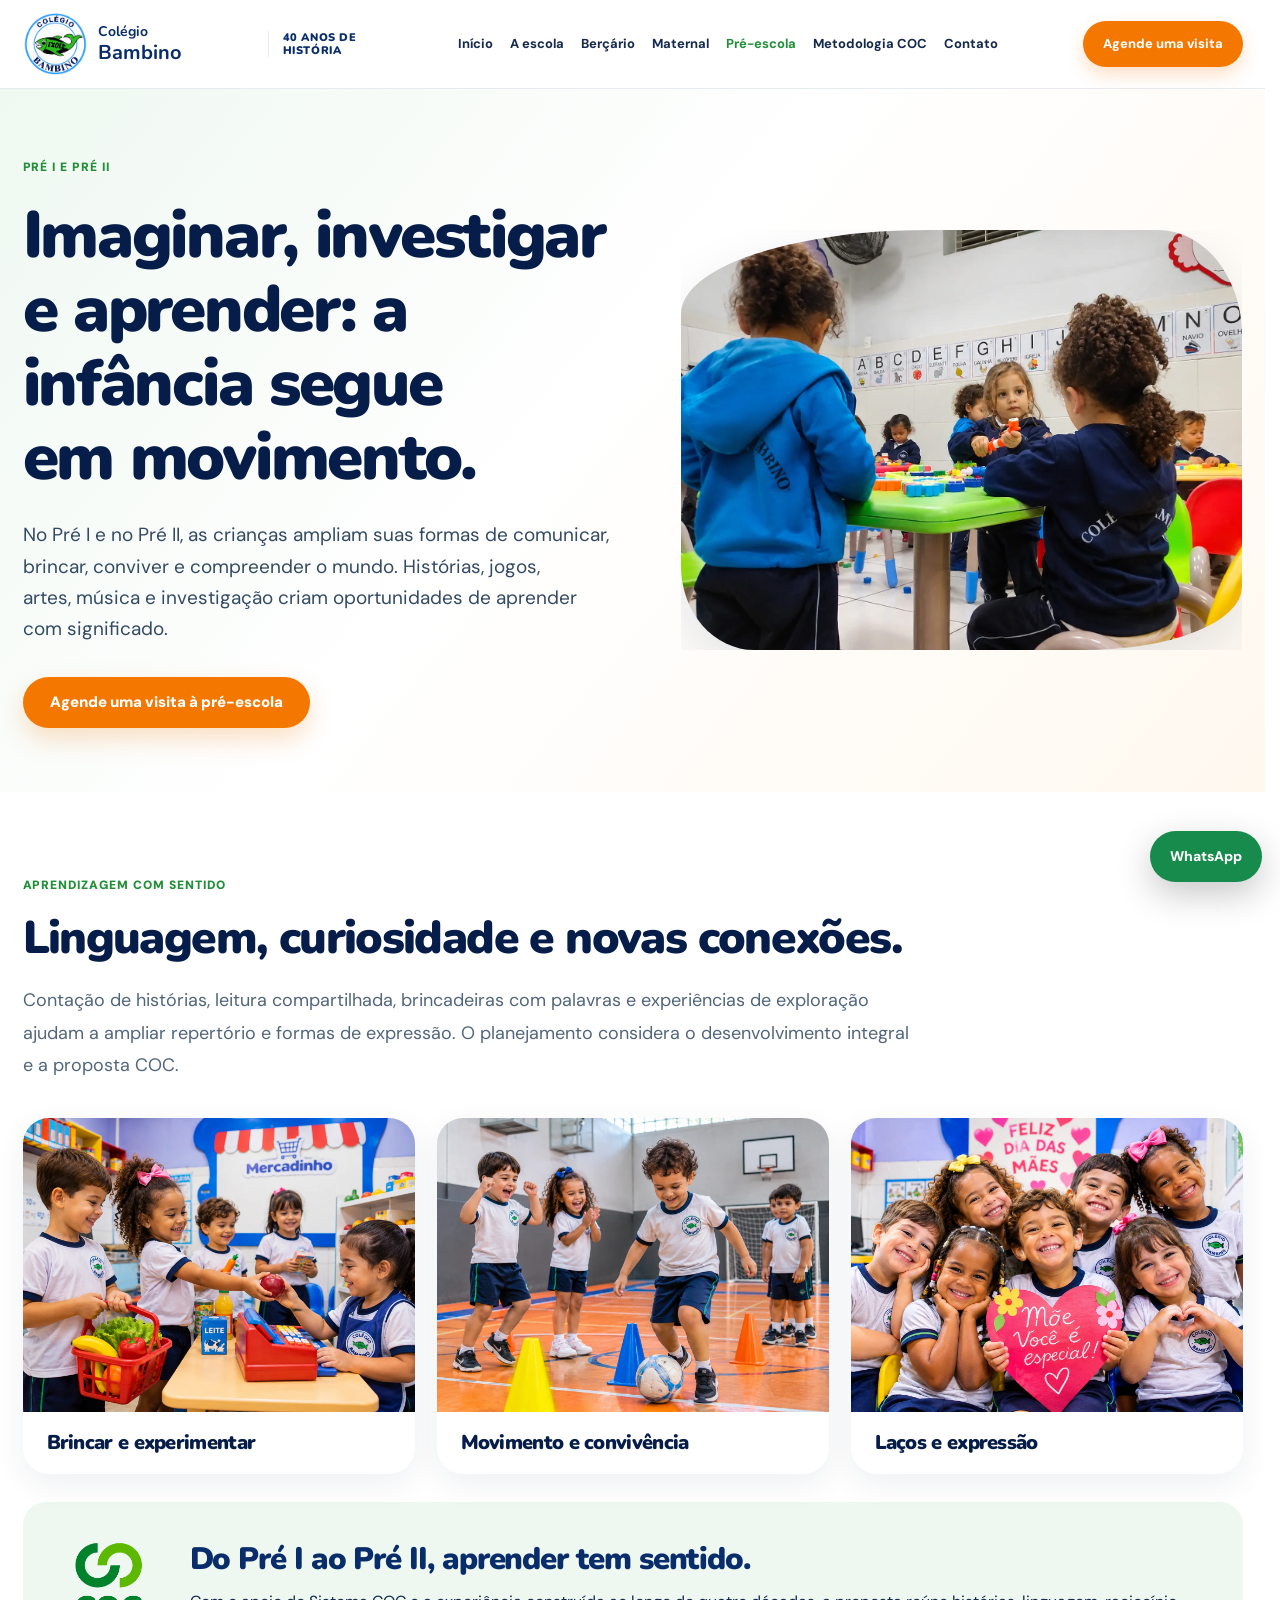
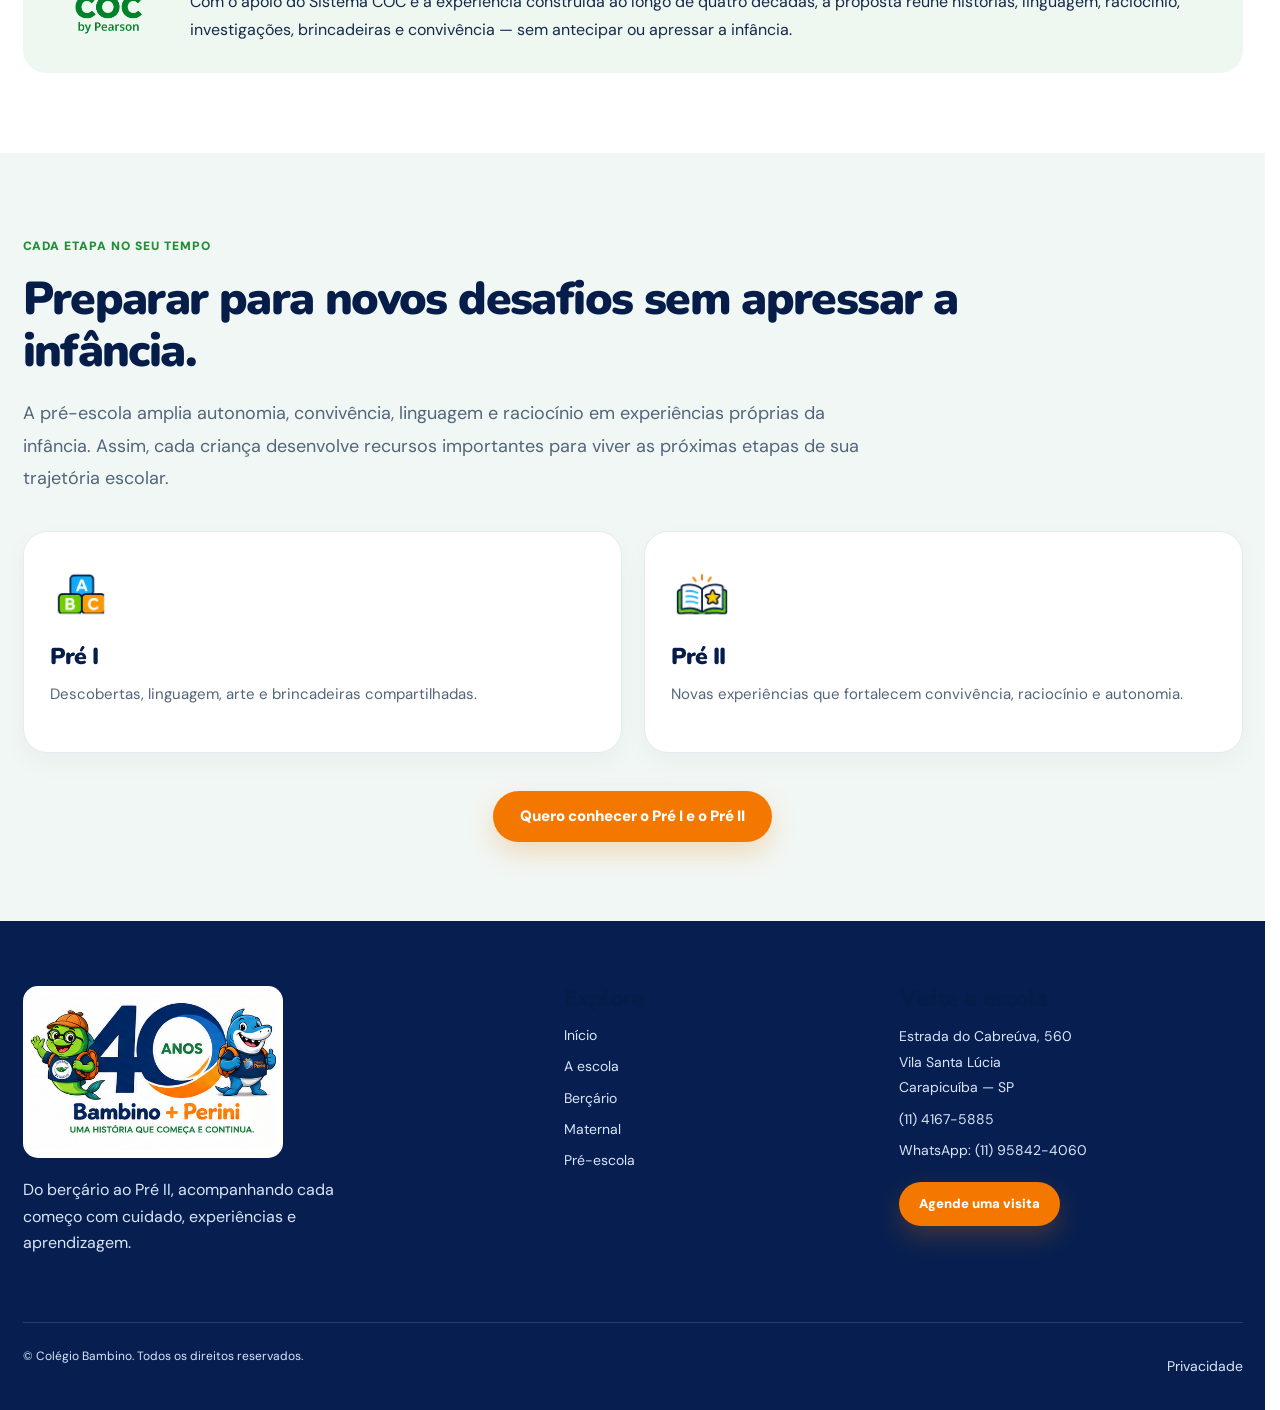
<file: pre-escola/index.html>
<!DOCTYPE html>

<html lang="pt-BR"><head><meta charset="utf-8"/><meta content="width=device-width,initial-scale=1" name="viewport"/><meta content="#072B67" name="theme-color"/><title>Pré-escola Particular em Carapicuíba | Pré I e Pré II | Bambino</title><meta content="Pré I e Pré II no Colégio Bambino: linguagem, descobertas, convivência e Sistema COC em Carapicuíba. Visite a escola." name="description"/><link href="https://www.colegiobambino.com.br/pre-escola/" rel="canonical"/><meta content="website" property="og:type"/><meta content="Pré-escola Particular em Carapicuíba | Pré I e Pré II | Bambino" property="og:title"/><meta content="Pré I e Pré II no Colégio Bambino: linguagem, descobertas, convivência e Sistema COC em Carapicuíba. Visite a escola." property="og:description"/><meta content="https://www.colegiobambino.com.br/pre-escola/" property="og:url"/><meta content="https://www.colegiobambino.com.br/assets/marcas/assinatura-40-anos.png" property="og:image"/><link href="../assets/marcas/logo-bambino.png" rel="icon" type="image/png"/><link href="https://fonts.googleapis.com" rel="preconnect"/><link crossorigin="" href="https://fonts.gstatic.com" rel="preconnect"/><link href="https://fonts.googleapis.com/css2?family=DM+Sans:wght@400;500;600;700;800&amp;family=Nunito:wght@500;600;700;800;900&amp;display=swap" rel="stylesheet"/><link href="../css/tokens.css" rel="stylesheet"/><link href="../css/site.css" rel="stylesheet"/><link href="../css/refinements.css" rel="stylesheet"/><script type="application/ld+json">{"@context": "https://schema.org", "@type": "School", "name": "Colégio Bambino", "url": "https://www.colegiobambino.com.br/", "telephone": "+55 11 95842-4060", "address": {"@type": "PostalAddress", "streetAddress": "Estrada do Cabreúva, 560", "addressLocality": "Carapicuíba", "addressRegion": "SP", "addressCountry": "BR"}, "description": "Educação Infantil particular do berçário ao Pré II, com Sistema COC, em Carapicuíba, São Paulo."}</script><script defer="" src="../js/site.js"></script><meta content="pt_BR" property="og:locale"/><meta content="index,follow,max-image-preview:large" name="robots"/><meta content="Colégio Bambino" property="og:site_name"/><meta content="summary_large_image" name="twitter:card"/></head><body><a class="skip" href="#principal">Pular para o conteúdo</a><header class="site-header"><div class="container header-wrap"><a aria-label="Colégio Bambino — início" class="brand" href="../index.html"><img alt="Colégio Bambino" decoding="async" height="70" src="../assets/marcas/logo-bambino.png" width="70"/><span>Colégio<br/><strong>Bambino</strong></span></a><span aria-label="40 anos de história Bambino e Perini" class="header-anniversary">40 ANOS DE HISTÓRIA</span><nav aria-label="Navegação principal" class="main-nav" id="menu-site"><a href="../index.html">Início</a><a href="../a-escola/index.html">A escola</a><a href="../bercario/index.html">Berçário</a><a href="../maternal/index.html">Maternal</a><a aria-current="page" href="../pre-escola/index.html">Pré-escola</a><a href="../index.html#metodologia-coc">Metodologia COC</a><a href="../contato/index.html">Contato</a></nav><div class="header-actions"><a aria-label="Agende uma visita pelo WhatsApp" class="header-cta" data-conversion="whatsapp" href="https://wa.me/5511958424060?text=Ol%C3%A1%21%20Conheci%20o%20site%20do%20Col%C3%A9gio%20Bambino%20e%20gostaria%20de%20agendar%20uma%20visita%20para%20as%20matr%C3%ADculas%20de%202027." rel="noopener noreferrer" target="_blank">Agende uma visita</a><button aria-controls="menu-site" aria-expanded="false" aria-label="Abrir menu" class="menu-toggle" type="button"><span></span><span></span><span></span></button></div></div></header><main id="principal"><section class="hero inner-hero"><div class="container hero-grid"><div class="hero-copy"><span class="eyebrow">PRÉ I E PRÉ II</span><h1>Imaginar, investigar e aprender: a infância segue em movimento.</h1><p>No Pré I e no Pré II, as crianças ampliam suas formas de comunicar, brincar, conviver e compreender o mundo. Histórias, jogos, artes, música e investigação criam oportunidades de aprender com significado.</p><div class="hero-actions"><a aria-label="Agende uma visita à pré-escola pelo WhatsApp" class="btn btn-primary" data-conversion="whatsapp" href="https://wa.me/5511958424060?text=Ol%C3%A1%21%20Conheci%20o%20site%20do%20Col%C3%A9gio%20Bambino%20e%20gostaria%20de%20agendar%20uma%20visita%20para%20as%20matr%C3%ADculas%20de%202027." rel="noopener noreferrer" target="_blank">Agende uma visita à pré-escola</a></div></div><div class="hero-image"><img alt="Crianças em atividade de aprendizagem na turma do Pré I" class="" decoding="async" fetchpriority="high" height="1085" loading="eager" sizes="(max-width: 940px) 100vw, 52vw" src="../assets/fotos/turma-pre-um.webp" width="1449"/></div></div></section><section class="section section-white" id="desenvolvimento"><div class="container"><span class="eyebrow">APRENDIZAGEM COM SENTIDO</span><h2>Linguagem, curiosidade e novas conexões.</h2><p class="lead">Contação de histórias, leitura compartilhada, brincadeiras com palavras e experiências de exploração ajudam a ampliar repertório e formas de expressão. O planejamento considera o desenvolvimento integral e a proposta COC.</p><div class="photo-grid"><article class="photo-card"><div class="photo-card-media"><img alt="Crianças brincam no mercadinho pedagógico" class="" decoding="async" height="1086" loading="lazy" sizes="(max-width: 640px) 100vw, (max-width: 940px) 90vw, 50vw" src="../assets/fotos/mercadinho.webp" width="1448"/></div><div class="photo-card-foot"><h3>Brincar e experimentar</h3></div></article><article class="photo-card"><div class="photo-card-media"><img alt="Crianças praticam atividade com bola" class="" decoding="async" height="1086" loading="lazy" sizes="(max-width: 640px) 100vw, (max-width: 940px) 90vw, 50vw" src="../assets/fotos/futebol-pre-dois.webp" width="1448"/></div><div class="photo-card-foot"><h3>Movimento e convivência</h3></div></article><article class="photo-card"><div class="photo-card-media"><img alt="Grupo de crianças participa de atividade comemorativa" class="" decoding="async" height="1086" loading="lazy" sizes="(max-width: 640px) 100vw, (max-width: 940px) 90vw, 50vw" src="../assets/fotos/dia-das-maes.webp" width="1448"/></div><div class="photo-card-foot"><h3>Laços e expressão</h3></div></article></div><div class="pedagogy-note"><img alt="Logo do Sistema COC" class="coc-signature" height="447" loading="lazy" src="../assets/marcas/coc-claro.png" width="447"/><div><h3>Do Pré I ao Pré II, aprender tem sentido.</h3><p>Com o apoio do Sistema COC e a experiência construída ao longo de quatro décadas, a proposta reúne histórias, linguagem, raciocínio, investigações, brincadeiras e convivência — sem antecipar ou apressar a infância.</p></div></div></div></section><section class="section section-mist" id="transicao"><div class="container"><span class="eyebrow">CADA ETAPA NO SEU TEMPO</span><h2>Preparar para novos desafios sem apressar a infância.</h2><p class="lead">A pré-escola amplia autonomia, convivência, linguagem e raciocínio em experiências próprias da infância. Assim, cada criança desenvolve recursos importantes para viver as próximas etapas de sua trajetória escolar.</p><div class="feature-grid two"><article class="feature-card"><img alt="" class="ui-icon" decoding="async" height="256" loading="lazy" src="../assets/icones/03_pre_i.png" width="256"/><h3>Pré I</h3><p>Descobertas, linguagem, arte e brincadeiras compartilhadas.</p></article><article class="feature-card"><img alt="" class="ui-icon" decoding="async" height="256" loading="lazy" src="../assets/icones/04_pre_ii.png" width="256"/><h3>Pré II</h3><p>Novas experiências que fortalecem convivência, raciocínio e autonomia.</p></article></div><div class="center-cta"><a aria-label="Quero conhecer o Pré I e o Pré II pelo WhatsApp" class="btn btn-primary" data-conversion="whatsapp" href="https://wa.me/5511958424060?text=Ol%C3%A1%21%20Conheci%20o%20site%20do%20Col%C3%A9gio%20Bambino%20e%20gostaria%20de%20agendar%20uma%20visita%20para%20as%20matr%C3%ADculas%20de%202027." rel="noopener noreferrer" target="_blank">Quero conhecer o Pré I e o Pré II</a></div></div></section></main><footer class="site-footer"><div class="container footer-grid"><div class="footer-intro"><img alt="40 anos Bambino + Perini — Uma história que começa e continua" class="brand-anniversary" decoding="async" height="295" src="../assets/marcas/assinatura-40-anos.png" width="460"/><p>Do berçário ao Pré II, acompanhando cada começo com cuidado, experiências e aprendizagem.</p></div><div><h3>Explore</h3><a href="../index.html">Início</a><a href="../a-escola/index.html">A escola</a><a href="../bercario/index.html">Berçário</a><a href="../maternal/index.html">Maternal</a><a href="../pre-escola/index.html">Pré-escola</a></div><div><h3>Visite a escola</h3><address>Estrada do Cabreúva, 560<br/>Vila Santa Lúcia<br/>Carapicuíba — SP</address><a href="tel:+551141675885">(11) 4167-5885</a><a href="https://wa.me/5511958424060?text=Ol%C3%A1%21%20Conheci%20o%20site%20do%20Col%C3%A9gio%20Bambino%20e%20gostaria%20de%20agendar%20uma%20visita%20para%20as%20matr%C3%ADculas%20de%202027." rel="noopener noreferrer" target="_blank">WhatsApp: (11) 95842-4060</a><a aria-label="Agende uma visita pelo WhatsApp" class="btn btn-primary" data-conversion="whatsapp" href="https://wa.me/5511958424060?text=Ol%C3%A1%21%20Conheci%20o%20site%20do%20Col%C3%A9gio%20Bambino%20e%20gostaria%20de%20agendar%20uma%20visita%20para%20as%20matr%C3%ADculas%20de%202027." rel="noopener noreferrer" target="_blank">Agende uma visita</a></div></div><div class="container footer-base"><span>© Colégio Bambino. Todos os direitos reservados.</span><a href="../privacidade/index.html">Privacidade</a></div></footer><a aria-label="Conversar com a secretaria pelo WhatsApp" class="floating-whatsapp" data-conversion="whatsapp" href="https://wa.me/5511958424060?text=Ol%C3%A1%21%20Conheci%20o%20site%20do%20Col%C3%A9gio%20Bambino%20e%20gostaria%20de%20agendar%20uma%20visita%20para%20as%20matr%C3%ADculas%20de%202027." rel="noopener noreferrer" target="_blank">WhatsApp</a></body></html>
</file>
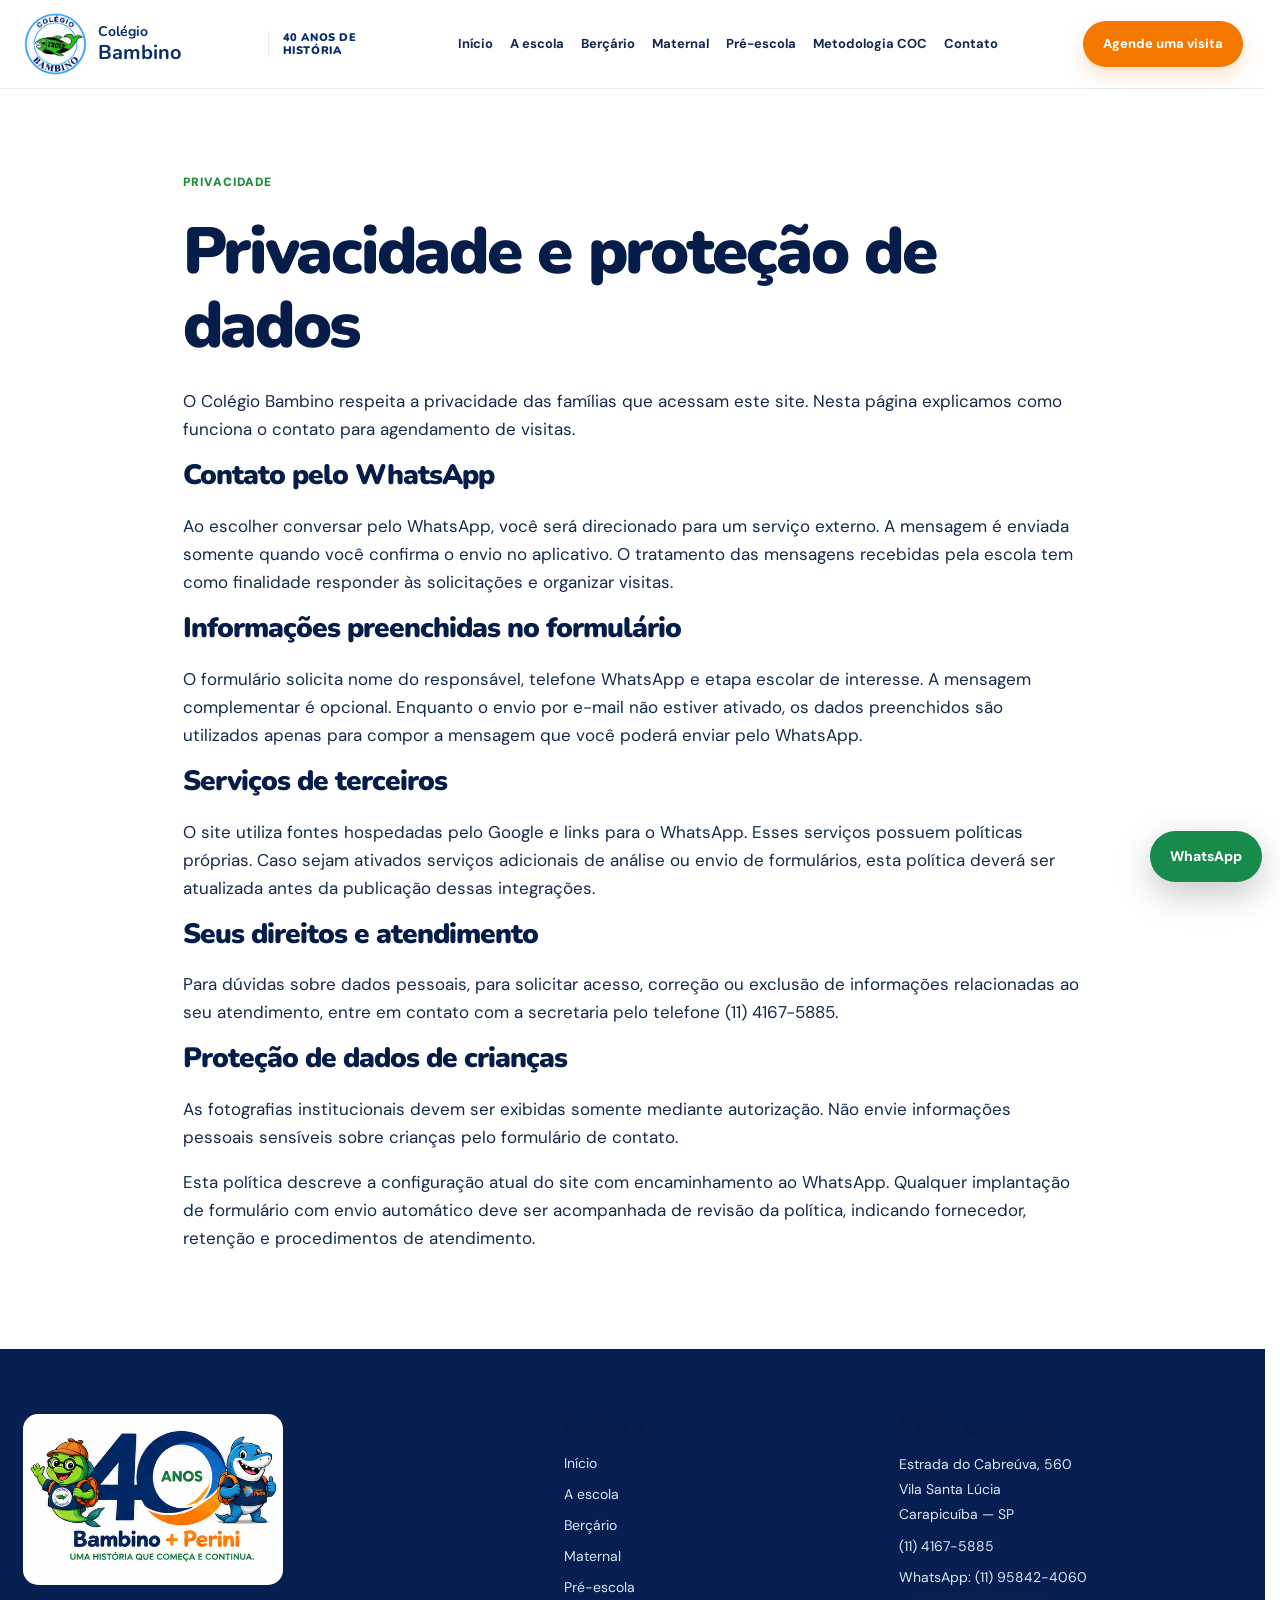
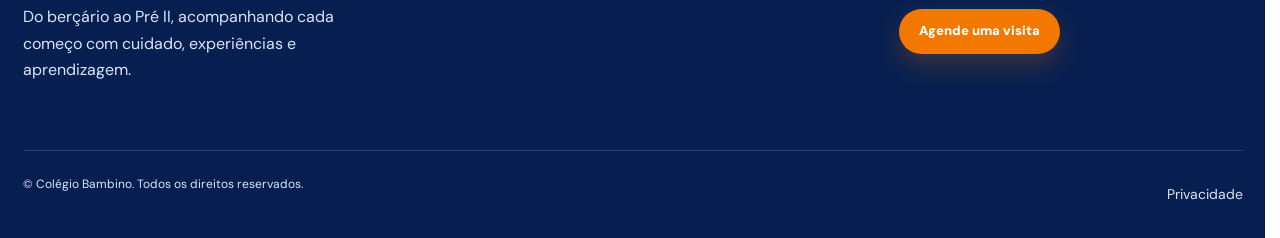
<file: privacidade/index.html>
<!DOCTYPE html>

<html lang="pt-BR"><head><meta charset="utf-8"/><meta content="width=device-width,initial-scale=1" name="viewport"/><meta content="#072B67" name="theme-color"/><title>Privacidade | Colégio Bambino</title><meta content="Informações sobre o tratamento de dados no site Colégio Bambino." name="description"/><link href="https://www.colegiobambino.com.br/privacidade/" rel="canonical"/><meta content="website" property="og:type"/><meta content="Privacidade | Colégio Bambino" property="og:title"/><meta content="Informações sobre o tratamento de dados no site Colégio Bambino." property="og:description"/><meta content="https://www.colegiobambino.com.br/privacidade/" property="og:url"/><meta content="https://www.colegiobambino.com.br/assets/marcas/assinatura-40-anos.png" property="og:image"/><link href="../assets/marcas/logo-bambino.png" rel="icon" type="image/png"/><link href="https://fonts.googleapis.com" rel="preconnect"/><link crossorigin="" href="https://fonts.gstatic.com" rel="preconnect"/><link href="https://fonts.googleapis.com/css2?family=DM+Sans:wght@400;500;600;700;800&amp;family=Nunito:wght@500;600;700;800;900&amp;display=swap" rel="stylesheet"/><link href="../css/tokens.css" rel="stylesheet"/><link href="../css/site.css" rel="stylesheet"/><link href="../css/refinements.css" rel="stylesheet"/><script type="application/ld+json">{"@context": "https://schema.org", "@type": "School", "name": "Colégio Bambino", "url": "https://www.colegiobambino.com.br/", "telephone": "+55 11 95842-4060", "address": {"@type": "PostalAddress", "streetAddress": "Estrada do Cabreúva, 560", "addressLocality": "Carapicuíba", "addressRegion": "SP", "addressCountry": "BR"}, "description": "Educação Infantil particular do berçário ao Pré II, com Sistema COC, em Carapicuíba, São Paulo."}</script><script defer="" src="../js/site.js"></script><meta content="pt_BR" property="og:locale"/><meta content="index,follow,max-image-preview:large" name="robots"/><meta content="Colégio Bambino" property="og:site_name"/><meta content="summary_large_image" name="twitter:card"/></head><body><a class="skip" href="#principal">Pular para o conteúdo</a><header class="site-header"><div class="container header-wrap"><a aria-label="Colégio Bambino — início" class="brand" href="../index.html"><img alt="Colégio Bambino" decoding="async" height="70" src="../assets/marcas/logo-bambino.png" width="70"/><span>Colégio<br/><strong>Bambino</strong></span></a><span aria-label="40 anos de história Bambino e Perini" class="header-anniversary">40 ANOS DE HISTÓRIA</span><nav aria-label="Navegação principal" class="main-nav" id="menu-site"><a href="../index.html">Início</a><a href="../a-escola/index.html">A escola</a><a href="../bercario/index.html">Berçário</a><a href="../maternal/index.html">Maternal</a><a href="../pre-escola/index.html">Pré-escola</a><a href="../index.html#metodologia-coc">Metodologia COC</a><a href="../contato/index.html">Contato</a></nav><div class="header-actions"><a aria-label="Agende uma visita pelo WhatsApp" class="header-cta" data-conversion="whatsapp" href="https://wa.me/5511958424060?text=Ol%C3%A1%21%20Conheci%20o%20site%20do%20Col%C3%A9gio%20Bambino%20e%20gostaria%20de%20agendar%20uma%20visita%20para%20as%20matr%C3%ADculas%20de%202027." rel="noopener noreferrer" target="_blank">Agende uma visita</a><button aria-controls="menu-site" aria-expanded="false" aria-label="Abrir menu" class="menu-toggle" type="button"><span></span><span></span><span></span></button></div></div></header><main id="principal"><section class="section section-white"><div class="container text-content"><span class="eyebrow">PRIVACIDADE</span><h1>Privacidade e proteção de dados</h1><p>O Colégio Bambino respeita a privacidade das famílias que acessam este site. Nesta página explicamos como funciona o contato para agendamento de visitas.</p><h2>Contato pelo WhatsApp</h2><p>Ao escolher conversar pelo WhatsApp, você será direcionado para um serviço externo. A mensagem é enviada somente quando você confirma o envio no aplicativo. O tratamento das mensagens recebidas pela escola tem como finalidade responder às solicitações e organizar visitas.</p><h2>Informações preenchidas no formulário</h2><p>O formulário solicita nome do responsável, telefone WhatsApp e etapa escolar de interesse. A mensagem complementar é opcional. Enquanto o envio por e-mail não estiver ativado, os dados preenchidos são utilizados apenas para compor a mensagem que você poderá enviar pelo WhatsApp.</p><h2>Serviços de terceiros</h2><p>O site utiliza fontes hospedadas pelo Google e links para o WhatsApp. Esses serviços possuem políticas próprias. Caso sejam ativados serviços adicionais de análise ou envio de formulários, esta política deverá ser atualizada antes da publicação dessas integrações.</p><h2>Seus direitos e atendimento</h2><p>Para dúvidas sobre dados pessoais, para solicitar acesso, correção ou exclusão de informações relacionadas ao seu atendimento, entre em contato com a secretaria pelo telefone (11) 4167-5885.</p><h2>Proteção de dados de crianças</h2><p>As fotografias institucionais devem ser exibidas somente mediante autorização. Não envie informações pessoais sensíveis sobre crianças pelo formulário de contato.</p><p>Esta política descreve a configuração atual do site com encaminhamento ao WhatsApp. Qualquer implantação de formulário com envio automático deve ser acompanhada de revisão da política, indicando fornecedor, retenção e procedimentos de atendimento.</p></div></section></main><footer class="site-footer"><div class="container footer-grid"><div class="footer-intro"><img alt="40 anos Bambino + Perini — Uma história que começa e continua" class="brand-anniversary" decoding="async" height="295" src="../assets/marcas/assinatura-40-anos.png" width="460"/><p>Do berçário ao Pré II, acompanhando cada começo com cuidado, experiências e aprendizagem.</p></div><div><h3>Explore</h3><a href="../index.html">Início</a><a href="../a-escola/index.html">A escola</a><a href="../bercario/index.html">Berçário</a><a href="../maternal/index.html">Maternal</a><a href="../pre-escola/index.html">Pré-escola</a></div><div><h3>Visite a escola</h3><address>Estrada do Cabreúva, 560<br/>Vila Santa Lúcia<br/>Carapicuíba — SP</address><a href="tel:+551141675885">(11) 4167-5885</a><a href="https://wa.me/5511958424060?text=Ol%C3%A1%21%20Conheci%20o%20site%20do%20Col%C3%A9gio%20Bambino%20e%20gostaria%20de%20agendar%20uma%20visita%20para%20as%20matr%C3%ADculas%20de%202027." rel="noopener noreferrer" target="_blank">WhatsApp: (11) 95842-4060</a><a aria-label="Agende uma visita pelo WhatsApp" class="btn btn-primary" data-conversion="whatsapp" href="https://wa.me/5511958424060?text=Ol%C3%A1%21%20Conheci%20o%20site%20do%20Col%C3%A9gio%20Bambino%20e%20gostaria%20de%20agendar%20uma%20visita%20para%20as%20matr%C3%ADculas%20de%202027." rel="noopener noreferrer" target="_blank">Agende uma visita</a></div></div><div class="container footer-base"><span>© Colégio Bambino. Todos os direitos reservados.</span><a href="../privacidade/index.html">Privacidade</a></div></footer><a aria-label="Conversar com a secretaria pelo WhatsApp" class="floating-whatsapp" data-conversion="whatsapp" href="https://wa.me/5511958424060?text=Ol%C3%A1%21%20Conheci%20o%20site%20do%20Col%C3%A9gio%20Bambino%20e%20gostaria%20de%20agendar%20uma%20visita%20para%20as%20matr%C3%ADculas%20de%202027." rel="noopener noreferrer" target="_blank">WhatsApp</a></body></html>
</file>
<file: css/tokens.css>
/* Colégio Bambino · tokens de interface · identidade cromática aproximada das artes homologadas */
:root {
  --blue: #082d6a; --blue-deep: #061d49; --green: #228f38;
  --orange: #f47700; --ink: #14294c; --muted: #5c6d80;
  --paper: #ffffff; --mist: #f1f7f4; --line: #e5ebee;
  --radius: 24px; --container: 1216px;
  --shadow: 0 22px 55px rgba(7,36,76,.11);
  --focus-ring: #f47700;
}
</file>
<file: css/site.css>
/* Colégio Bambino — identidade homologada. As cores são aproximações dos arquivos visuais; validar HEX na marca matriz. */
:root{--blue:#082d6a;--blue-deep:#061d49;--green:#228f38;--orange:#f47700;--ink:#14294c;--muted:#5c6d80;--paper:#fff;--mist:#f1f7f4;--line:#e5ebee;--radius:24px;--container:1216px;--shadow:0 22px 55px rgba(7,36,76,.11)}
*{box-sizing:border-box}html{scroll-behavior:smooth;scroll-padding-top:98px}body{margin:0;font-family:'DM Sans',Arial,sans-serif;color:var(--ink);background:#fff;line-height:1.65}img{display:block;max-width:100%}a{color:inherit;text-decoration:none}button,input,textarea,select{font:inherit}button{cursor:pointer}a:focus-visible,button:focus-visible,input:focus-visible,textarea:focus-visible,select:focus-visible,summary:focus-visible{outline:3px solid var(--orange);outline-offset:3px}.container{width:min(calc(100% - 44px),var(--container));margin-inline:auto}.skip{position:absolute;top:-60px;left:12px;background:white;z-index:1000;padding:10px}.skip:focus{top:10px}.site-header{position:sticky;z-index:200;top:0;background:rgba(255,255,255,.96);backdrop-filter:blur(15px);border-bottom:1px solid var(--line)}.header-wrap{display:flex;align-items:center;justify-content:space-between;gap:28px;min-height:88px}.brand{display:flex;align-items:center;gap:10px;min-width:160px;color:var(--blue);font-family:Nunito,Arial,sans-serif;font-size:14px;line-height:1.15;font-weight:700}.brand img{width:65px;height:65px;object-fit:contain}.brand strong{font-size:20px}.main-nav{display:flex;align-items:center;gap:17px}.main-nav a{font-size:13px;font-weight:700;white-space:nowrap}.main-nav a:hover,.main-nav a[aria-current=page]{color:var(--green)}.header-actions{display:flex;align-items:center;gap:12px}.header-cta{background:var(--orange);color:#fff;border-radius:100px;padding:12px 20px;font-size:13px;font-weight:800;white-space:nowrap;box-shadow:0 8px 18px rgba(244,119,0,.22)}.menu-toggle{display:none;background:transparent;border:0;width:44px;height:44px;padding:10px}.menu-toggle span{display:block;width:24px;height:2px;background:var(--blue);margin:5px 0}.hero{position:relative;overflow:hidden;background:linear-gradient(130deg,#eff8f1 0%,#fff 46%,#fff8ef 100%)}.home-hero{padding:68px 0 32px}.inner-hero{padding:60px 0}.hero-grid{display:grid;grid-template-columns:1.04fr .96fr;align-items:center;gap:clamp(28px,5vw,80px)}.eyebrow{display:inline-flex;align-items:center;gap:9px;font-size:12px;font-weight:900;letter-spacing:.15em;text-transform:uppercase;color:var(--green)}h1,h2,h3,p{margin-top:0}h1,h2,h3{font-family:Nunito,Arial,sans-serif;letter-spacing:-.035em;line-height:1.13;color:var(--blue-deep)}h1{font-size:clamp(39px,5.1vw,74px);margin:20px 0 25px;font-weight:900}h1 em{font-style:normal;color:var(--green)}h2{font-size:clamp(31px,3.6vw,51px);max-width:950px;margin:15px 0 20px;font-weight:900}h3{font-size:23px;font-weight:900;margin-bottom:12px}.hero-copy p{font-size:clamp(16px,1.5vw,19px);max-width:635px;color:#344a63}.hero-support{font-size:15px!important;font-weight:700;color:var(--blue)!important}.hero-actions{display:flex;align-items:center;flex-wrap:wrap;gap:18px;margin-top:32px}.btn{display:inline-flex;align-items:center;justify-content:center;gap:18px;border:2px solid transparent;border-radius:100px;padding:14px 25px;font-size:15px;font-weight:900;line-height:1.25;transition:transform .2s,box-shadow .2s;text-align:center}.btn:hover,.header-cta:hover{transform:translateY(-2px)}.btn-primary{background:var(--orange);color:white;box-shadow:0 11px 26px rgba(244,119,0,.23)}.btn-outline{border-color:var(--blue);color:var(--blue);background:white}.btn span{font-size:21px;line-height:1}.text-link,.card-link{font-weight:900;color:var(--green);text-decoration:underline;text-decoration-thickness:2px;text-underline-offset:5px}.hero-image{position:relative;min-height:360px}.hero-image>img{height:clamp(340px,38vw,510px);width:100%;object-fit:cover;object-position:center;border-radius:44% 15% 28% 13% / 20% 25% 15% 20%;box-shadow:var(--shadow)}.photo-label{position:absolute;bottom:12px;left:-18px;border-radius:16px;padding:13px 18px;background:white;box-shadow:var(--shadow);font-size:14px;font-weight:800}.hero-anniversary{display:flex;align-items:center;gap:24px;margin-top:30px;padding-top:22px;border-top:1px solid #dae7da}.brand-anniversary{width:220px;max-width:100%;height:auto;object-fit:contain}.hero-anniversary span{font-weight:800;color:var(--blue)}.section{padding:88px 0;scroll-margin-top:90px}.section .lead{font-size:18px;max-width:900px;color:#52657b;line-height:1.8;margin-bottom:34px}.section-white{background:white}.section-mist{background:var(--mist)}.section-blue{background:#eff4ff}.section-cta{background:var(--blue-deep);color:white;text-align:center}.section-cta .container{max-width:900px}.section-cta h2,.section-cta .eyebrow,.section-cta .lead{color:#fff}.section-cta .eyebrow{color:#a1e5b1}.section-cta .lead{margin-inline:auto}.section-cta .btn{margin-top:12px}.compact{text-align:center}.compact h2,.compact .lead{margin-inline:auto}.split{display:grid;grid-template-columns:1fr 1fr;align-items:center;gap:clamp(25px,5vw,85px);margin-top:42px}.split.flip .photo-frame,.split.flip .mascot-panel{grid-column:1;grid-row:1}.split.flip .split-text{grid-column:2;grid-row:1}.split-text p{color:#425875;font-size:18px}.photo-frame img{width:100%;aspect-ratio:4/3;object-fit:cover;border-radius:30px;box-shadow:var(--shadow)}.mascot-panel{min-height:340px;border-radius:32px;background:linear-gradient(145deg,#dff3e4,#fef7e8);display:flex;align-items:center;justify-content:center;padding:25px}.mascot-panel img{max-height:355px;object-fit:contain}.feature-grid,.photo-grid{display:grid;gap:22px;margin-top:36px}.feature-grid.three,.photo-grid{grid-template-columns:repeat(3,minmax(0,1fr))}.feature-grid.two{grid-template-columns:repeat(2,minmax(0,1fr))}.feature-grid.four{grid-template-columns:repeat(4,minmax(0,1fr))}.feature-card{background:white;border:1px solid #e5eced;padding:31px 26px;border-radius:24px;box-shadow:0 10px 26px rgba(7,37,80,.035);height:100%}.feature-card .ui-icon{width:62px;height:62px;object-fit:contain;margin-bottom:19px}.feature-card p{color:#53657a;font-size:15px}.feature-card h3{font-size:23px}.section-footnote{font-size:14px;color:#5b6c7e;margin-top:22px}.feature-grid+.btn{margin-top:30px}.photo-card{background:white;border-radius:26px;overflow:hidden;box-shadow:0 10px 32px rgba(5,37,74,.07)}.photo-card-media{overflow:hidden}.photo-card-media img{width:100%;aspect-ratio:4/3;object-fit:cover;transition:transform .4s}.photo-card:hover .photo-card-media img{transform:scale(1.035)}.photo-card-foot{padding:20px 24px}.photo-card-foot h3{font-size:20px;margin:0}.photo-card-foot .card-link{display:inline-block;margin-top:13px}.center-cta{text-align:center;margin-top:38px}.mini-benefits{display:grid;grid-template-columns:44px 1fr;align-items:center;gap:10px 14px;margin:25px 0}.mini-benefits .ui-icon{width:44px;height:44px;object-fit:contain}.mini-benefits span{font-weight:800;color:var(--blue)}.faq-list{max-width:850px;margin:34px auto 0}.faq-item{border-radius:15px;background:white;border:1px solid #e4ecee;margin:10px 0;padding:2px 22px}.faq-item summary{cursor:pointer;display:flex;justify-content:space-between;align-items:center;gap:20px;padding:20px 0;font-weight:800;color:var(--blue);list-style:none}.faq-item summary::-webkit-details-marker{display:none}.faq-item summary span{font-size:27px;color:var(--green)}.faq-item[open] summary span{transform:rotate(45deg)}.faq-item p{color:#52657b;padding:0 0 20px;margin:0}.contact-grid{display:grid;grid-template-columns:.8fr 1.2fr;gap:40px;margin-top:30px}.contact-aside{background:var(--mist);padding:34px;border-radius:24px;align-self:start}.contact-aside a:not(.btn){display:block;margin:14px 0;color:var(--green);font-weight:800}.contact-aside .btn{margin-top:25px}.small-note{font-size:12px;color:#677487}.lead-form{display:grid;gap:17px;background:white;border:1px solid var(--line);border-radius:24px;padding:30px;box-shadow:var(--shadow)}.lead-form label{font-weight:700;color:var(--blue);display:grid;gap:7px}.lead-form input:not([type=checkbox]),.lead-form select,.lead-form textarea{min-width:0;width:100%;border:1px solid #cbd7df;border-radius:12px;padding:13px 15px;color:#182f4a;background:white}.lead-form .consent{display:flex;gap:12px;font-size:13px;font-weight:500;line-height:1.45}.consent input{flex:none;width:19px;height:19px}.consent a{text-decoration:underline;color:var(--green)}.lead-form button{justify-self:start}.site-footer{background:#071f50;color:#dae6f8;padding-top:65px}.footer-grid{display:grid;grid-template-columns:1.4fr .8fr 1fr;gap:60px;padding-bottom:50px}.footer-intro .brand-anniversary{background:white;border-radius:15px;padding:7px;width:255px}.footer-intro p{margin-top:19px;max-width:345px}.site-footer h2{font-size:19px;color:white;margin-top:10px}.site-footer a:not(.btn){display:block;margin:8px 0;font-size:14px}.site-footer address{font-style:normal;line-height:1.8;font-size:14px}.site-footer .btn{margin-top:12px;font-size:13px;padding:12px 18px}.footer-base{border-top:1px solid #27416d;padding:24px 0;display:flex;justify-content:space-between;gap:20px;font-size:12px}.floating-whatsapp{position:fixed;right:18px;bottom:18px;z-index:99;background:#168b4c;color:#fff;padding:14px 20px;border-radius:100px;font-weight:800;font-size:14px;box-shadow:0 12px 35px rgba(0,0,0,.22)}.text-content{max-width:900px}.text-content h2{font-size:28px}.text-content p{font-size:17px}.hero-brand-art{display:flex;align-items:center;justify-content:center}.hero-brand-art img{height:390px;width:auto;object-fit:contain;box-shadow:none;border-radius:0}.section-blue .split-text{color:var(--ink)}
@media(max-width:1120px){.main-nav{gap:11px}.main-nav a{font-size:12px}.header-cta{padding:11px 13px}.brand{min-width:120px}.brand strong{font-size:17px}.brand img{width:54px;height:54px}}
@media(max-width:940px){.header-wrap{min-height:72px}.menu-toggle{display:block}.main-nav{display:none;position:absolute;top:72px;left:0;right:0;background:white;flex-direction:column;align-items:stretch;padding:17px 25px 26px;box-shadow:0 20px 35px rgba(6,31,70,.12);max-height:calc(100dvh - 72px);overflow-y:auto}.main-nav.open{display:flex}.main-nav a{font-size:15px;padding:10px 8px}.hero-grid,.split,.contact-grid{grid-template-columns:1fr}.hero-image img{height:420px}.split.flip .photo-frame,.split.flip .mascot-panel,.split.flip .split-text{grid-column:auto;grid-row:auto}.feature-grid.four{grid-template-columns:repeat(2,minmax(0,1fr))}.footer-grid{gap:25px;grid-template-columns:1.2fr 1fr}.footer-grid>div:last-child{grid-column:1/-1}}
@media(max-width:640px){.container{width:min(calc(100% - 32px),var(--container))}.header-wrap{gap:6px}.brand{min-width:unset}.brand img{width:48px;height:48px}.brand>span{font-size:11px}.brand strong{font-size:16px}.header-cta{font-size:11px;padding:10px 11px}.home-hero,.inner-hero{padding:34px 0}.hero-grid{gap:24px}h1{font-size:clamp(34px,10vw,48px);margin:14px 0 20px}h2{font-size:34px}.hero-copy p{font-size:16px}.hero-actions{gap:15px}.hero-image{min-height:0}.hero-image>img{height:290px;border-radius:28px}.photo-label{bottom:8px;left:8px;font-size:11px;padding:9px 11px}.hero-anniversary{align-items:flex-start;gap:12px}.hero-anniversary .brand-anniversary{width:140px}.hero-anniversary span{font-size:12px}.section{padding:60px 0}.section .lead{font-size:16px}.feature-grid.three,.photo-grid,.feature-grid.two,.feature-grid.four{grid-template-columns:1fr}.feature-card{padding:24px}.photo-frame img{border-radius:19px}.footer-grid{grid-template-columns:1fr}.footer-grid>div:last-child{grid-column:auto}.footer-base{display:block}.floating-whatsapp{font-size:12px;padding:11px 16px}.lead-form{padding:18px}.contact-aside{padding:24px}.hero-brand-art img{height:290px}.eyebrow{font-size:11px}.btn{width:100%;padding:14px 16px}.center-cta .btn{width:auto}.hero-actions .text-link{margin-inline:auto}.site-footer{padding-top:45px}}
@media(prefers-reduced-motion:reduce){*,*::before,*::after{scroll-behavior:auto!important;animation-duration:.01ms!important;transition-duration:.01ms!important}}
</file>
<file: css/refinements.css>
/* Acabamento sênior: tipografia, foco, responsividade e componentes. */
html { scrollbar-gutter: stable; }
body { overflow-x: clip; -webkit-font-smoothing: antialiased; }
img { height: auto; }
.hero-image img, .photo-frame img, .photo-card-media img { height: 100%; }
:focus-visible { outline: 3px solid var(--focus-ring); outline-offset: 4px; }
.site-header { isolation: isolate; }
.header-wrap { position: relative; }
.header-anniversary { display: inline-flex; align-items: center; border-left: 1px solid var(--line); padding-left: 14px; font-family: Nunito,Arial,sans-serif; font-size: 11px; font-weight: 900; color: var(--blue); letter-spacing: .055em; line-height: 1.2; max-width: 105px; }
.brand-anniversary { object-fit: contain; }
.header-cta,.btn,.floating-whatsapp { transition: transform .2s ease, box-shadow .2s ease, background-color .2s ease; }
.header-cta:hover,.btn:hover,.floating-whatsapp:hover { transform: translateY(-2px); }
.header-cta:active,.btn:active,.floating-whatsapp:active { transform: translateY(0); }
.eyebrow { letter-spacing: .08em; }
.hero-copy h1 { text-wrap: balance; }
.hero-copy > p,.lead,.feature-card p { text-wrap: pretty; }
.hero-image { overflow: hidden; }
.hero-image > img { width: 100%; object-fit: cover; }
.hero-anniversary { gap: 25px; }
.hero-anniversary .brand-anniversary { flex: none; }
.hero-anniversary span { max-width: 300px; }
.feature-card,.photo-card { transition: transform .25s ease,box-shadow .25s ease; }
@media (hover:hover) { .feature-card:hover,.photo-card:hover { transform: translateY(-3px); box-shadow: 0 20px 45px rgba(7,36,76,.08); } }
.feature-card h3,.photo-card h3 { text-wrap: balance; }
.site-footer a:not(.btn):hover { text-decoration: underline; text-underline-offset: 4px; }
.site-footer .brand-anniversary { width: 260px; max-width: 100%; height: auto; }
.photo-frame, .photo-card-media { overflow: hidden; }
.contact-aside address { overflow-wrap: anywhere; }
.form-notice { background: #fff7eb; color:#6c3700; padding: 12px 15px; border: 1px solid #efd7b7; border-radius: 12px; font-size: 14px; }
.floating-whatsapp { min-width: 96px; text-align: center; }
@media (max-width: 1210px) { .header-anniversary { display: none; } }
@media (max-width: 940px) {
 .site-header:has(.main-nav.open) { box-shadow: 0 14px 36px rgba(7,36,76,.14); }
 .main-nav.open { border-top: 1px solid var(--line); }
 .main-nav a { min-height: 44px; display: flex; align-items: center; }
 .hero-grid { align-items: stretch; }
 .hero-image { width: 100%; }
}
@media (max-width: 640px) {
 .header-wrap { min-height: 72px; }
 .hero-copy { min-width: 0; }
 .hero-copy h1 { font-size: clamp(32px, 9.5vw, 45px); line-height: 1.1; }
 h2 { font-size: clamp(28px,8vw,36px); line-height: 1.18; }
 .hero-image>img { height: 315px; object-position: center 38%; }
 .hero-anniversary { flex-wrap: wrap; align-items: center; }
 .hero-anniversary .brand-anniversary { width: min(190px,50%); }
 .hero-anniversary span { flex: 1 1 130px; }
 .feature-card,.photo-card { min-width: 0; }
 .floating-whatsapp { bottom: max(14px,env(safe-area-inset-bottom)); right: 14px; }
 .footer-base { padding-bottom: 80px; }
 .contact-grid > * { min-width: 0; }
}
@media (max-width: 375px) {
 .header-cta { padding: 9px 10px; font-size: 10px; }
 .brand strong { font-size: 15px; }
 .menu-toggle { width: 39px; padding-inline: 7px; }
 .container { width: calc(100% - 28px); }
}
@media (prefers-reduced-motion: reduce) { .header-cta,.btn,.floating-whatsapp,.feature-card,.photo-card { transition: none !important; } }

/* Lançamento: acessibilidade e estabilidade visual */
:root{--focus-ring:#b84b00}
.spam-trap{position:absolute!important;width:1px!important;height:1px!important;overflow:hidden!important;clip-path:inset(50%)!important;white-space:nowrap!important}
.form-delivery-hint{margin:0;font-size:14px;line-height:1.5;color:#425875}
html{overflow-x:clip}
.feature-grid > *, .photo-grid > *, .split > *, .hero-grid > *{min-width:0}
.hero-copy,.split-text,.footer-grid{overflow-wrap:break-word}
a.btn:focus-visible,button:focus-visible,summary:focus-visible{outline:3px solid var(--focus-ring);outline-offset:4px}
button:disabled{opacity:.65;cursor:wait}
@media(max-width:940px){.main-nav.open{z-index:250} .site-header .header-actions{flex-shrink:0}}
@media(max-width:640px){.hero-actions .btn{max-width:100%}.hero-anniversary{justify-content:center;text-align:center}.hero-anniversary span{flex-basis:150px}.lead-form button{width:100%}.footer-base{line-height:1.7}}
@media(prefers-reduced-motion:reduce){html{scroll-behavior:auto}}

/* V6 — direção de arte Bambino + Perini • imagens e conversão */
:root{--container:1220px}
.section{padding-block:clamp(46px,6.2vw,82px)}
.hero{padding-block:clamp(32px,5vw,70px)}
.hero-grid{gap:clamp(24px,4vw,60px)}
.hero-copy h1{max-width:720px;letter-spacing:-.035em}
.hero-anniversary{margin-top:22px;padding-top:17px;border-top:1px solid rgba(8,45,106,.12)}
.hero-anniversary .brand-anniversary{width:clamp(220px,25vw,340px)!important;max-width:100%;height:auto!important}
.brand-anniversary{object-fit:contain}
.coc-showcase{display:grid;grid-template-columns:1.22fr .88fr;gap:24px;align-items:stretch;margin-top:34px}
.coc-photo,.coc-story{border-radius:26px;overflow:hidden;min-width:0}
.coc-photo img{display:block;width:100%;height:100%;aspect-ratio:3/2;object-fit:cover}
.coc-story{display:flex;flex-direction:column;align-items:flex-start;justify-content:center;background:#eff8f1;padding:clamp(23px,3.2vw,45px)}
.coc-story h3,.pedagogy-note h3{font-size:clamp(23px,2.5vw,31px);line-height:1.16;color:var(--blue);margin:10px 0}
.coc-story p,.pedagogy-note p{color:var(--ink);line-height:1.7;margin:0 0 16px}
.coc-signature{display:block;width:115px;height:115px;object-fit:contain;mix-blend-mode:multiply;flex:none}
.editorial-photo-grid{display:grid;grid-template-columns:1fr 1fr;gap:22px;margin-top:30px}
.editorial-photo-card{border-radius:25px;overflow:hidden;background:#fff;box-shadow:0 12px 34px rgba(8,36,76,.07)}
.editorial-photo-frame{overflow:hidden;aspect-ratio:3/2}
.editorial-photo-frame img{display:block;width:100%;height:100%;object-fit:cover}
.editorial-photo-card h3{color:var(--blue);font-size:22px;margin:18px 22px 7px}
.editorial-photo-card p{color:var(--ink);margin:0 22px 23px;line-height:1.6}
.director-photo-frame{height:auto!important;min-height:0!important;background:#f5eee8!important;display:flex;align-items:center;justify-content:center;overflow:visible!important;padding:12px}
.director-photo-frame img,.director-photo-frame .director-photo{object-fit:contain!important;object-position:center!important;width:100%!important;height:auto!important;max-height:720px;aspect-ratio:auto!important;display:block}
.director-note{font-size:14px;line-height:1.6;opacity:.88}
.pedagogy-note{display:grid;grid-template-columns:115px 1fr;gap:24px;align-items:center;padding:28px;margin-top:28px;border-radius:23px;background:#eef8f0}
.pedagogy-note p{margin:0}
.section-cta{padding-block:clamp(60px,8vw,110px)}
@media(max-width:940px){.coc-showcase{grid-template-columns:1fr}.coc-photo img{aspect-ratio:16/10}.coc-story{padding:26px}.director-photo-frame{max-width:540px;margin-inline:auto}.hero-anniversary .brand-anniversary{width:265px!important}}
@media(max-width:640px){.section{padding-block:42px}.hero{padding-block:24px 34px}.hero-grid{gap:18px}.hero-copy h1{font-size:clamp(33px,9.2vw,43px)}.hero-anniversary{gap:10px}.hero-anniversary .brand-anniversary{width:min(260px,82%)!important}.editorial-photo-grid{grid-template-columns:1fr;gap:16px}.editorial-photo-card h3{font-size:21px}.coc-showcase{gap:14px;margin-top:22px}.coc-story{padding:22px}.coc-photo img{aspect-ratio:3/2}.pedagogy-note{grid-template-columns:1fr;gap:8px;padding:21px}.pedagogy-note .coc-signature{width:92px;height:92px}.director-photo-frame{padding:6px}.director-photo-frame img{max-height:none!important}.section-cta{padding-block:56px}.hero-image>img{height:270px!important}}
@media(prefers-reduced-motion:reduce){.editorial-photo-frame img{transition:none}}
</file>
